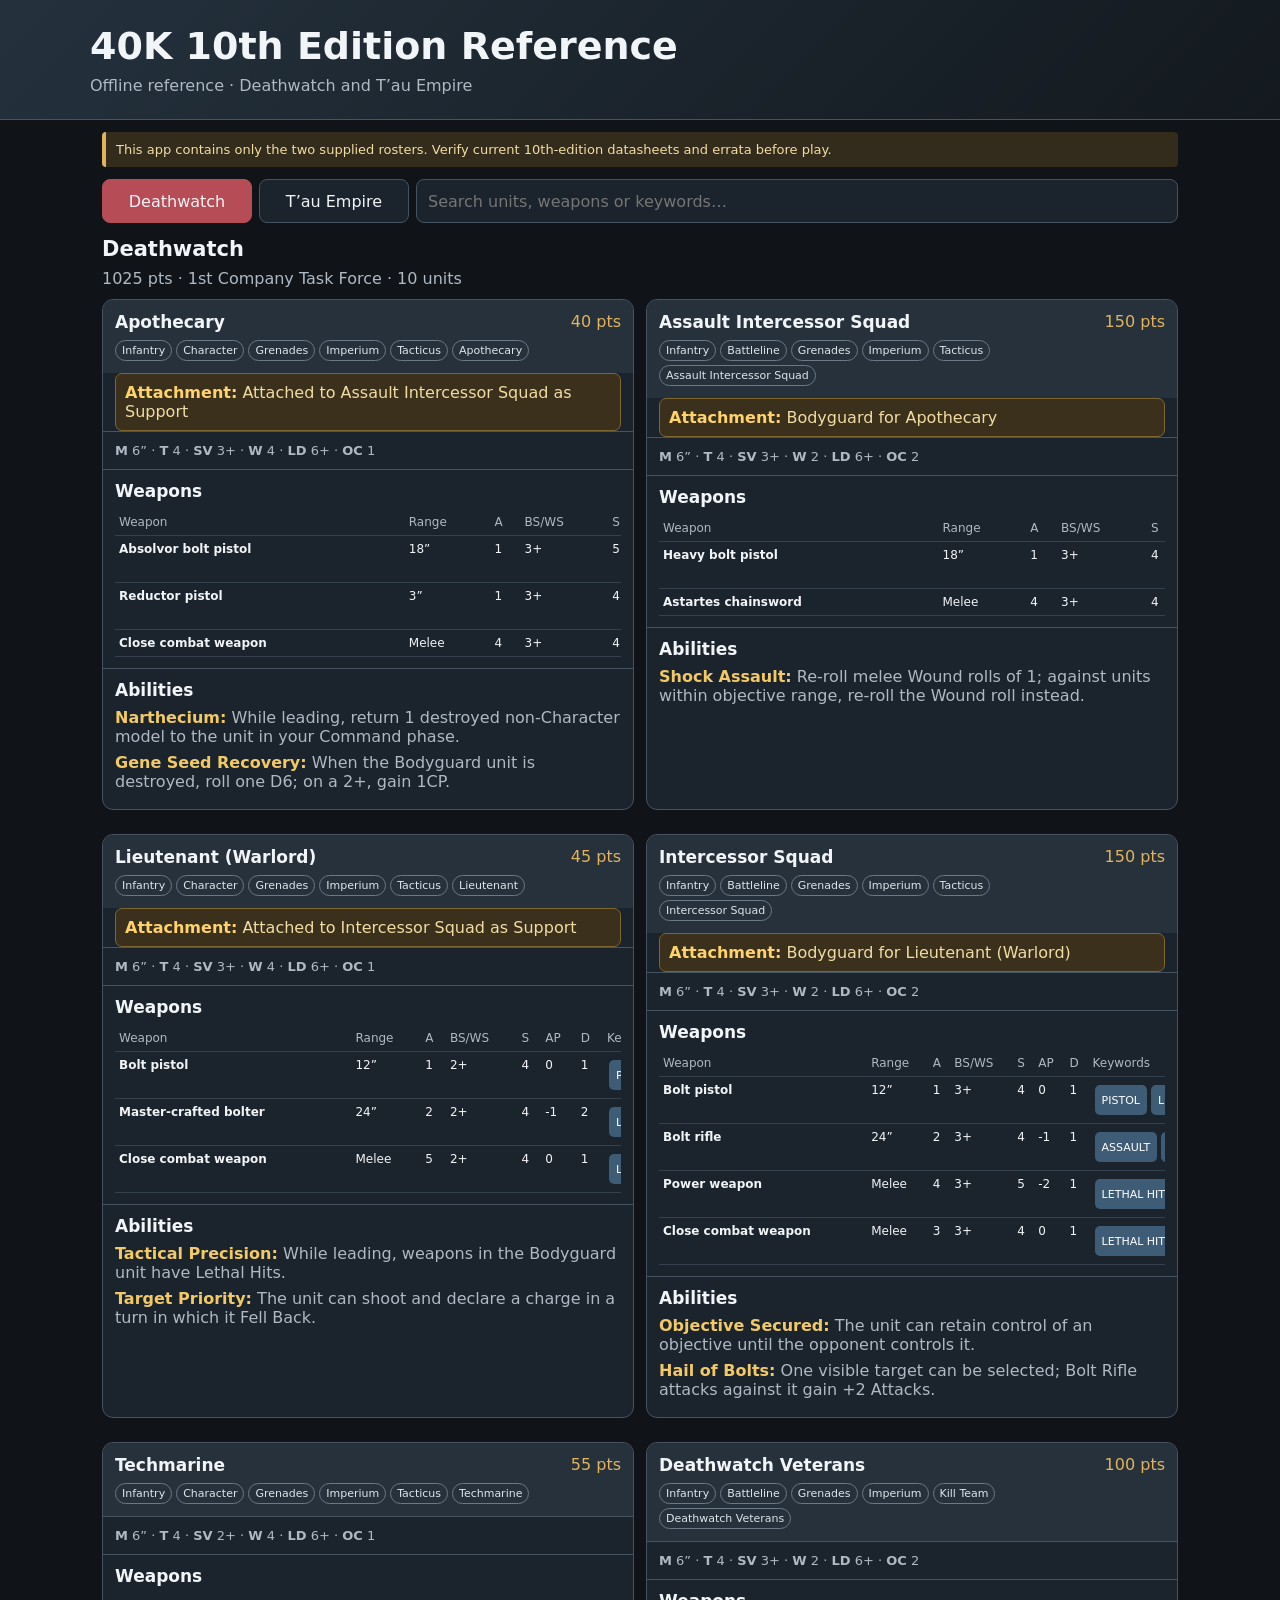
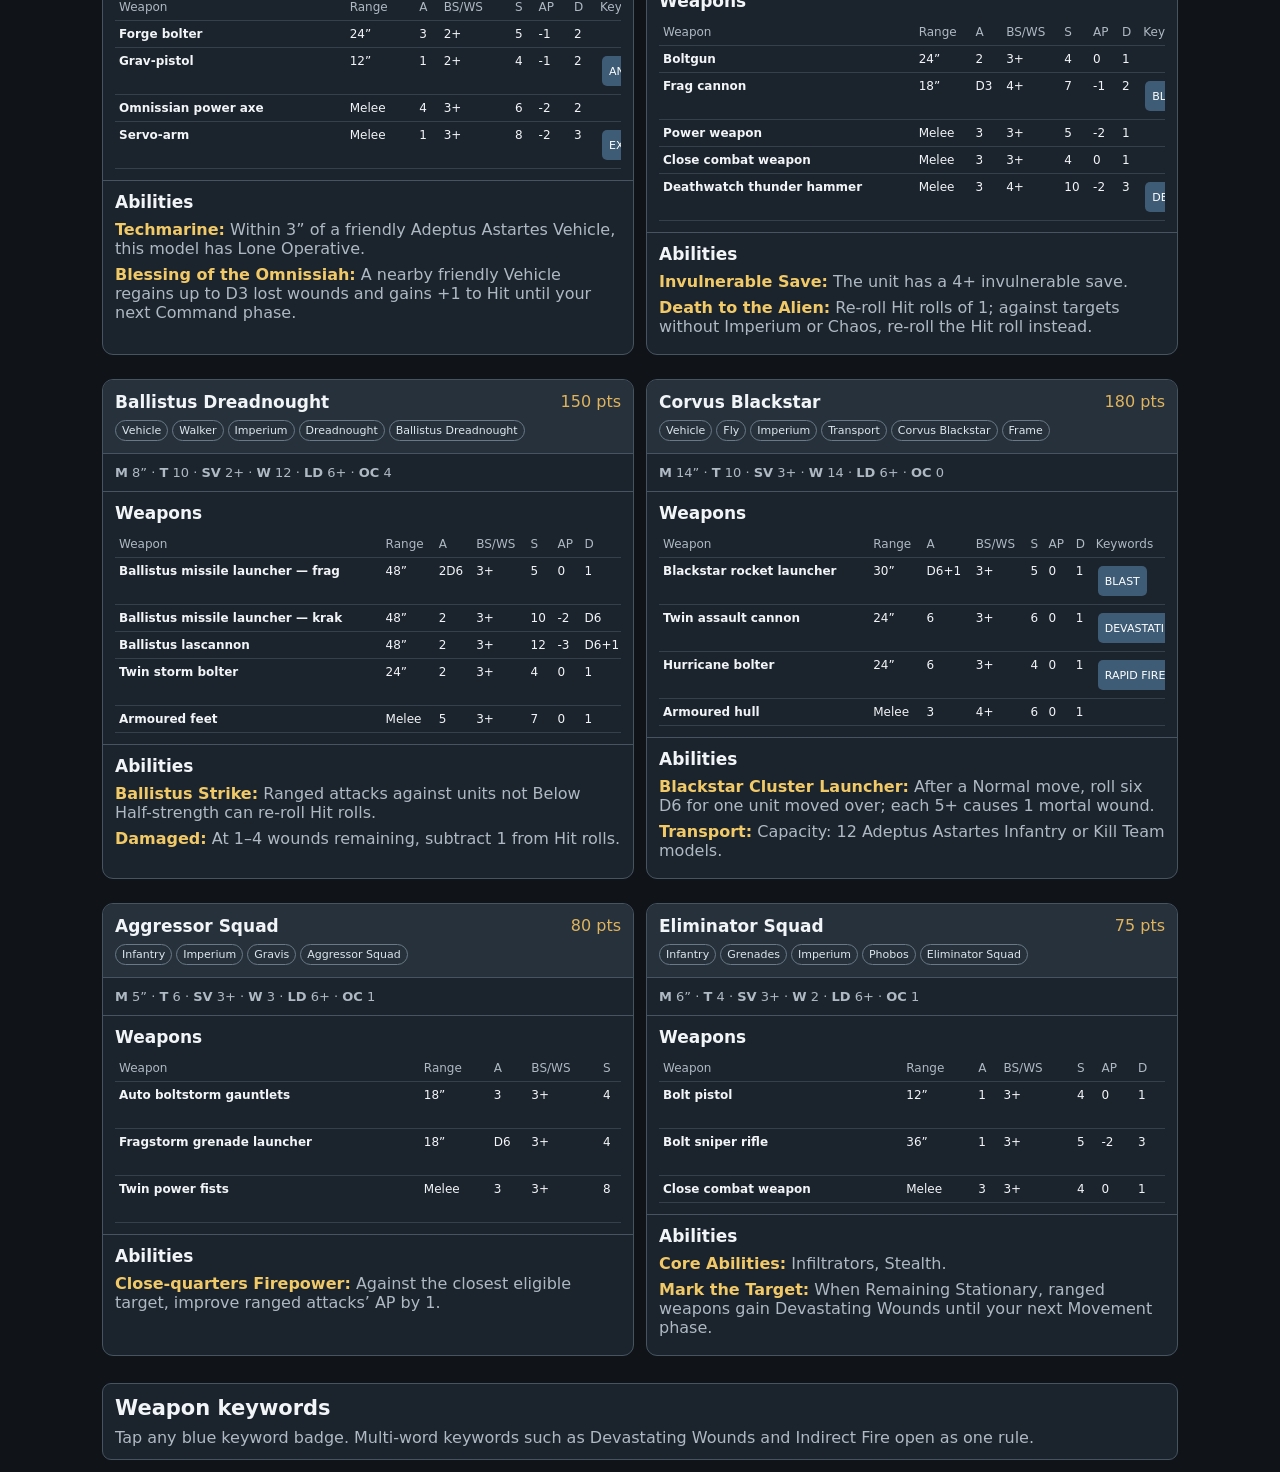
<file: index.html>
<!doctype html><html lang="en"><head><meta charset="utf-8"><meta name="viewport" content="width=device-width,initial-scale=1,viewport-fit=cover"><title>40K 10th Edition Reference</title><style>
:root{--bg:#101419;--panel:#1b232c;--panel2:#26313c;--line:#465461;--txt:#f2f5f7;--muted:#aeb9c4;--gold:#e0b45c}*{box-sizing:border-box}html,body{margin:0;min-height:100%;background:var(--bg);color:var(--txt);font:16px system-ui,-apple-system,BlinkMacSystemFont,"Segoe UI",sans-serif;overflow-x:hidden}header{padding:18px 14px;background:linear-gradient(135deg,#24313d,#13191e);border-bottom:1px solid var(--line)}main{max-width:1100px;margin:auto;padding:12px}h1,h2,h3{margin:0 0 8px}h1{font-size:clamp(25px,7vw,38px)}h2{font-size:21px}h3{font-size:17px}.muted,.small{color:var(--muted)}.notice{font-size:13px;background:#332b1b;color:#f2dda5;border-left:4px solid var(--gold);padding:10px;margin-bottom:12px;border-radius:4px}.toolbar{display:grid;grid-template-columns:1fr 1fr;gap:7px;margin-bottom:14px;position:sticky;top:0;z-index:3;background:var(--bg);padding:6px 0}.toolbar input{grid-column:1/-1}.toolbar button,.toolbar input{min-height:44px;font:inherit;color:var(--txt);background:var(--panel);border:1px solid var(--line);border-radius:8px;padding:9px 11px}.toolbar button{cursor:pointer}.toolbar button.active{background:#b64d56;border-color:#b64d56}.army{display:none}.army.active{display:block}.armyhead{margin-bottom:11px}.grid{display:grid;grid-template-columns:repeat(auto-fit,minmax(320px,1fr));gap:12px}.card{background:var(--panel);border:1px solid var(--line);border-radius:11px;overflow:hidden;margin-bottom:12px}.cardhead{background:var(--panel2);padding:12px;display:flex;justify-content:space-between;gap:8px}.points{color:var(--gold);white-space:nowrap}.chips{display:flex;gap:4px;flex-wrap:wrap}.chip{font-size:11px;border:1px solid #6a7986;padding:3px 6px;border-radius:99px;color:#dce6ec}.attach{margin:0 12px;padding:9px;background:#3b301b;border:1px solid #7e6630;border-radius:7px;color:#f1dca3}.attach b{color:#ffd36c}.section{border-top:1px solid var(--line);padding:11px 12px}.stats{font-size:13px;color:var(--muted)}.tablewrap{width:100%;overflow-x:auto;-webkit-overflow-scrolling:touch}table{border-collapse:collapse;min-width:720px;width:100%;font-size:12px}th,td{padding:6px 4px;text-align:left;vertical-align:top;border-bottom:1px solid #34414d}th{color:var(--muted);font-weight:500}.wname{font-weight:600}.key{font:inherit;font-size:11px;min-height:30px;padding:5px 7px;margin:2px;background:#3e5c75;border:0;border-radius:5px;color:#fff;cursor:pointer;touch-action:manipulation}.key:focus,.key:hover{outline:2px solid var(--gold)}.ability{margin:7px 0}.ability b{color:#f1c967}.rules{background:var(--panel);border:1px solid var(--line);padding:12px;border-radius:9px;margin-top:15px}.modal{display:none;position:fixed;inset:0;background:#000b;z-index:20;padding:10px;align-items:flex-end;justify-content:center}.modal.open{display:flex}.modalbox{width:min(520px,100%);max-height:75vh;overflow:auto;background:var(--panel2);border:1px solid var(--line);border-radius:14px 14px 8px 8px;padding:16px;-webkit-overflow-scrolling:touch}.close{float:right;background:transparent;border:0;color:#fff;font-size:27px;min-width:42px;min-height:42px;cursor:pointer}.modalbox h3{padding-right:40px}@media(min-width:700px){header{padding:24px max(14px,calc((100% - 1100px)/2))}.toolbar{display:flex;position:static;background:none;padding:0}.toolbar input{flex:1;min-width:220px}.toolbar button{flex:0 0 150px}.modal{align-items:center}.modalbox{border-radius:12px;max-height:80vh}.grid{grid-template-columns:repeat(auto-fit,minmax(390px,1fr))}}
</style></head><body><header><h1>40K 10th Edition Reference</h1><div class="muted">Offline reference · Deathwatch and T’au Empire</div></header><main><div class="notice">This app contains only the two supplied rosters. Verify current 10th-edition datasheets and errata before play.</div><div class="toolbar"><button class="tab active" data-target="dw">Deathwatch</button><button class="tab" data-target="tau">T’au Empire</button><input id="search" autocomplete="off" placeholder="Search units, weapons or keywords…"></div><section id="dw" class="army active"></section><section id="tau" class="army"></section><div class="rules"><h2>Weapon keywords</h2><div class="small">Tap any blue keyword badge. Multi-word keywords such as Devastating Wounds and Indirect Fire open as one rule.</div></div></main><div id="modal" class="modal" role="dialog" aria-modal="true"><div class="modalbox"><button class="close" aria-label="Close">×</button><h3 id="modalTitle"></h3><div id="modalBody" class="small"></div></div></div><script>
const R={"ASSAULT":"The bearer can shoot after Advancing, with the relevant Hit-roll penalty unless another rule changes it.","BLAST":"Add 1 to Attacks for every five models in the target unit, rounding down. Blast weapons cannot target units within Engagement Range of a friendly unit.","DEVASTATING WOUNDS":"Critical Wounds inflict mortal wounds equal to the weapon’s Damage characteristic instead of normal damage.","HEAVY":"Add 1 to Hit rolls if the bearer’s unit Remained Stationary this turn.","HAZARDOUS":"After the unit has shot or fought, resolve the weapon’s Hazardous test. A failed test can injure or destroy the bearer under the Core Rules.","INDIRECT FIRE":"The weapon can target units not visible to the attacking model, subject to the restrictions and penalties in the Core Rules.","LETHAL HITS":"Critical Hits automatically wound the target.","PISTOL":"The weapon can be used while the bearer’s unit is within Engagement Range, subject to the Pistol restrictions.","PRECISION":"Under the relevant conditions, attacks can be allocated to Character models in attached units.","RAPID FIRE":"The number gives additional attacks when targeting a unit within half range.","TWIN-LINKED":"Re-roll Wound rolls for attacks made with this weapon.","ONE SHOT":"Each weapon can be used only once per battle.","TORRENT":"Automatically hits the target; no Hit roll is made.","IGNORES COVER":"The target does not receive the Benefit of Cover against the attack.","ANTI-VEHICLE":"The stated number is the result needed for a Critical Wound against the matching target keyword.","EXTRA ATTACKS":"The bearer makes the stated attacks in addition to its normal attacks."};
const A={"Apothecary":"Attached to Assault Intercessor Squad as Support","Assault Intercessor Squad":"Bodyguard for Apothecary","Lieutenant (Warlord)":"Attached to Intercessor Squad as Support","Intercessor Squad":"Bodyguard for Lieutenant (Warlord)","Commander Farsight (Warlord)":"Attached to Crisis Fireknife Battlesuits as Leader","Crisis Fireknife Battlesuits":"Bodyguard for Commander Farsight (Warlord)","Commander in Coldstar Battlesuit":"Attached to Crisis Starscythe Battlesuits as Leader","Crisis Starscythe Battlesuits":"Bodyguard for Commander in Coldstar Battlesuit"};
const DW=[['Apothecary',40,['6','4','3+','4','6+','1'],'Infantry, Character, Grenades, Imperium, Tacticus, Apothecary',[['Absolvor bolt pistol','18','1','3+','5','-1','2','PISTOL'],['Reductor pistol','3','1','3+','4','-4','2','PISTOL'],['Close combat weapon','Melee','4','3+','4','0','1','']],[['Narthecium','While leading, return 1 destroyed non-Character model to the unit in your Command phase.'],['Gene Seed Recovery','When the Bodyguard unit is destroyed, roll one D6; on a 2+, gain 1CP.']]],['Assault Intercessor Squad',150,['6','4','3+','2','6+','2'],'Infantry, Battleline, Grenades, Imperium, Tacticus, Assault Intercessor Squad',[['Heavy bolt pistol','18','1','3+','4','-1','1','PISTOL'],['Astartes chainsword','Melee','4','3+','4','-1','1','']],[['Shock Assault','Re-roll melee Wound rolls of 1; against units within objective range, re-roll the Wound roll instead.']]],['Lieutenant (Warlord)',45,['6','4','3+','4','6+','1'],'Infantry, Character, Grenades, Imperium, Tacticus, Lieutenant',[['Bolt pistol','12','1','2+','4','0','1','PISTOL, LETHAL HITS'],['Master-crafted bolter','24','2','2+','4','-1','2','LETHAL HITS'],['Close combat weapon','Melee','5','2+','4','0','1','LETHAL HITS']],[['Tactical Precision','While leading, weapons in the Bodyguard unit have Lethal Hits.'],['Target Priority','The unit can shoot and declare a charge in a turn in which it Fell Back.']]],['Intercessor Squad',150,['6','4','3+','2','6+','2'],'Infantry, Battleline, Grenades, Imperium, Tacticus, Intercessor Squad',[['Bolt pistol','12','1','3+','4','0','1','PISTOL, LETHAL HITS'],['Bolt rifle','24','2','3+','4','-1','1','ASSAULT, HEAVY, LETHAL HITS'],['Power weapon','Melee','4','3+','5','-2','1','LETHAL HITS'],['Close combat weapon','Melee','3','3+','4','0','1','LETHAL HITS']],[['Objective Secured','The unit can retain control of an objective until the opponent controls it.'],['Hail of Bolts','One visible target can be selected; Bolt Rifle attacks against it gain +2 Attacks.']]],['Techmarine',55,['6','4','2+','4','6+','1'],'Infantry, Character, Grenades, Imperium, Tacticus, Techmarine',[['Forge bolter','24','3','2+','5','-1','2',''],['Grav-pistol','12','1','2+','4','-1','2','ANTI-VEHICLE, PISTOL'],['Omnissian power axe','Melee','4','3+','6','-2','2',''],['Servo-arm','Melee','1','3+','8','-2','3','EXTRA ATTACKS']],[['Techmarine','Within 3” of a friendly Adeptus Astartes Vehicle, this model has Lone Operative.'],['Blessing of the Omnissiah','A nearby friendly Vehicle regains up to D3 lost wounds and gains +1 to Hit until your next Command phase.']]],['Deathwatch Veterans',100,['6','4','3+','2','6+','2'],'Infantry, Battleline, Grenades, Imperium, Kill Team, Deathwatch Veterans',[['Boltgun','24','2','3+','4','0','1',''],['Frag cannon','18','D3','4+','7','-1','2','BLAST, HEAVY, RAPID FIRE'],['Power weapon','Melee','3','3+','5','-2','1',''],['Close combat weapon','Melee','3','3+','4','0','1',''],['Deathwatch thunder hammer','Melee','3','4+','10','-2','3','DEVASTATING WOUNDS']],[['Invulnerable Save','The unit has a 4+ invulnerable save.'],['Death to the Alien','Re-roll Hit rolls of 1; against targets without Imperium or Chaos, re-roll the Hit roll instead.']]],['Ballistus Dreadnought',150,['8','10','2+','12','6+','4'],'Vehicle, Walker, Imperium, Dreadnought, Ballistus Dreadnought',[['Ballistus missile launcher — frag','48','2D6','3+','5','0','1','BLAST'],['Ballistus missile launcher — krak','48','2','3+','10','-2','D6',''],['Ballistus lascannon','48','2','3+','12','-3','D6+1',''],['Twin storm bolter','24','2','3+','4','0','1','RAPID FIRE, TWIN-LINKED'],['Armoured feet','Melee','5','3+','7','0','1','']],[['Ballistus Strike','Ranged attacks against units not Below Half-strength can re-roll Hit rolls.'],['Damaged','At 1–4 wounds remaining, subtract 1 from Hit rolls.']]],['Corvus Blackstar',180,['14','10','3+','14','6+','0'],'Vehicle, Fly, Imperium, Transport, Corvus Blackstar, Frame',[['Blackstar rocket launcher','30','D6+1','3+','5','0','1','BLAST'],['Twin assault cannon','24','6','3+','6','0','1','DEVASTATING WOUNDS, TWIN-LINKED'],['Hurricane bolter','24','6','3+','4','0','1','RAPID FIRE, TWIN-LINKED'],['Armoured hull','Melee','3','4+','6','0','1','']],[['Blackstar Cluster Launcher','After a Normal move, roll six D6 for one unit moved over; each 5+ causes 1 mortal wound.'],['Transport','Capacity: 12 Adeptus Astartes Infantry or Kill Team models.']]],['Aggressor Squad',80,['5','6','3+','3','6+','1'],'Infantry, Imperium, Gravis, Aggressor Squad',[['Auto boltstorm gauntlets','18','3','3+','4','0','1','TWIN-LINKED'],['Fragstorm grenade launcher','18','D6','3+','4','0','1','BLAST'],['Twin power fists','Melee','3','3+','8','-2','2','TWIN-LINKED']],[['Close-quarters Firepower','Against the closest eligible target, improve ranged attacks’ AP by 1.']]],['Eliminator Squad',75,['6','4','3+','2','6+','1'],'Infantry, Grenades, Imperium, Phobos, Eliminator Squad',[['Bolt pistol','12','1','3+','4','0','1','PISTOL'],['Bolt sniper rifle','36','1','3+','5','-2','3','HEAVY, PRECISION'],['Close combat weapon','Melee','3','3+','4','0','1','']],[['Core Abilities','Infiltrators, Stealth.'],['Mark the Target','When Remaining Stationary, ranged weapons gain Devastating Wounds until your next Movement phase.']]]];
const TAU=[['Cadre Fireblade',50,['6','3','4+','3','7+','1'],'Infantry, Character, Grenades, Cadre Fireblade',[['Fireblade pulse rifle','30','2','3+','5','0','2','RAPID FIRE']],[['Volley Fire','While leading, ranged weapons in the Bodyguard unit gain +1 Attack.'],['Crack Shot','Critical Wounds improve this model’s attack AP to -3.']]],['Breacher Team',90,['6','3','4+','1/2','7+','2'],'Infantry, Battleline, Grenades, Markerlight, Fire Warrior, Breacher Team',[['Support turret','30','3','5+','5','0','1','INDIRECT FIRE, TWIN-LINKED'],['Pulse blaster','10','3','3+','6','-1','1','ASSAULT'],['Pulse pistol','12','2','4+','5','0','1','PISTOL'],['Close combat weapon','Melee','1','5+','3','0','1','']],[['Guardian Drone','Ranged attacks targeting the unit subtract 1 from the Wound roll.'],['Breach and Clear','Against enemies within objective range, re-roll Wound rolls for ranged attacks.'],['DS8 Support Turret','If the unit Remains Stationary, the Shas’ui gains the support turret weapon.']]],['Commander Farsight (Warlord)',70,['10','5','2+','8','6+','2'],'Vehicle, Walker, Fly, Character, Epic Hero, Battlesuit, Commander Farsight',[['High-intensity plasma rifle','24','2','2+','8','-3','3',''],['Dawn Blade — strike','Melee','4','2+','10','-2','3',''],['Dawn Blade — sweep','Melee','8','2+','6','-1','1','']],[['Way of the Short Blade','While leading, attacks targeting enemies within 9” add 1 to Wound rolls.'],['Puretide’s Teachings','Once per battle round, reduce the CP cost of a Stratagem targeting this unit by 1CP.'],['Invulnerable Save','The unit has a 4+ invulnerable save.']]],['Crisis Fireknife Battlesuits',100,['10','5','3+','4','7+','2'],'Vehicle, Walker, Fly, Battlesuit, Crisis, Fireknife',[['Plasma rifle','18','1','4+','8','-3','3',''],['Missile pod','30','2','4+','7','-1','2',''],['Battlesuit fists','Melee','3','5+','5','0','1','']],[['Fireknife','Re-roll Hit rolls of 1; against units at Starting Strength, re-roll the Hit roll instead.'],['Weapon Support System','Ignore any or all Hit-roll modifiers for ranged attacks.']]],['Commander in Coldstar Battlesuit',95,['12','5','3+','6','7+','2'],'Vehicle, Walker, Fly, Character, Battlesuit, Commander in Coldstar Battlesuit',[['High-output burst cannon','18','8','3+','5','0','1','ASSAULT'],['Battlesuit fists','Melee','3','4+','5','0','1','']],[['Coldstar Commander','While leading, the unit moves 12” and its ranged weapons gain Assault.']]],['Crisis Starscythe Battlesuits',90,['12','5','3+','5','7+','2'],'Vehicle, Walker, Fly, Battlesuit, Crisis, Starscythe',[['Burst cannon','18','4','4+','5','0','1','ASSAULT'],['T’au flamer','12','D6','N/A','4','0','1','IGNORES COVER, TORRENT, ASSAULT'],['Gun drone with twin pulse carbine','20','2','5+','5','0','1','ASSAULT, TWIN-LINKED'],['Battlesuit fists','Melee','3','5+','5','0','1','']],[['Starscythe','Against targets that are not Monsters or Vehicles, improve ranged AP by 1.'],['Battlesuit Support System','The unit is eligible to shoot after Falling Back.'],['Shield Drone','Add 1 to the bearer’s Wounds characteristic.']]],['Strike Team',70,['6','3','4+','1/3','7+','2'],'Infantry, Battleline, Grenades, Markerlight, Fire Warrior, Strike Team',[['Support turret','30','2','5+','5','0','1','INDIRECT FIRE, TWIN-LINKED'],['Pulse pistol','12','1','4+','5','0','1','PISTOL'],['Pulse rifle','30','1','4+','5','0','1','RAPID FIRE'],['Pulse carbine','20','2','4+','5','0','1',''],['Close combat weapon','Melee','1','5+','3','0','1','']],[['Suppression Volley','After shooting, an Infantry unit hit by this unit is suppressed and subtracts 1 from Hit rolls until your next turn.'],['DS8 Support Turret','If the unit Remains Stationary, the Shas’ui gains the support turret weapon.']]],['Devilfish',75,['12','9','3+','13','7+','2'],'Vehicle, Fly, Transport, Dedicated Transport, Devilfish, Frame',[['Accelerator burst cannon','18','4','4+','6','-1','1',''],['Seeker missile','48','1','4+','14','-3','D6+1','ONE SHOT'],['Smart missile system','30','3','4+','5','0','1','INDIRECT FIRE'],['Armoured hull','Melee','3','5+','6','0','1','']],[['Rapid Deployment','Units can disembark after the Transport Advances, but cannot charge that turn.'],['Transport','Capacity: 12 T’au Empire Infantry models; cannot transport Battlesuits, Kroot or Vespid.']]],['Broadside Battlesuits',75,['5','6','2+','9','7+','2'],'Vehicle, Walker, Battlesuit, Broadside',[['Heavy rail rifle','60','2','4+','12','-4','D6+1','HEAVY, DEVASTATING WOUNDS'],['Twin smart missile system','30','4','4+','5','0','1','INDIRECT FIRE, TWIN-LINKED'],['Seeker missile','48','1','4+','14','-3','D6+1','ONE SHOT'],['Gun drone with twin pulse carbine','20','2','5+','5','0','1','ASSAULT, TWIN-LINKED'],['Crushing bulk','Melee','3','5+','6','0','1','']],[['Advanced Armour','Models have Feel No Pain 4+ against mortal wounds.'],['Shield Drone','Add 1 to the bearer’s Wounds characteristic.']]],['Riptide Battlesuit',190,['10','9','2+','14','7+','4'],'Vehicle, Walker, Fly, Battlesuit, Riptide',[['Heavy burst cannon','36','12','4+','6','-1','2',''],['Twin plasma rifle','18','1','4+','8','-3','3','TWIN-LINKED'],['Riptide fists','Melee','6','5+','6','0','2','']],[['Nova Charge','Once per battle, one ranged weapon gains Devastating Wounds for the phase.'],['Invulnerable Save','The unit has a 4+ invulnerable save.'],['Battlesuit Support System','Eligible to shoot after Falling Back.']]],['Pathfinder Team',85,['7','3','4+','1/2','7+','1'],'Infantry, Grenades, Markerlight, Pathfinder Team',[['Pulse pistol','12','1','4+','5','0','1','PISTOL'],['Pulse carbine','26','2','4+','5','0','1',''],['Semi-automatic grenade launcher — EMP','18','1','4+','3','0','1','ANTI-VEHICLE, DEVASTATING WOUNDS'],['Semi-automatic grenade launcher — fusion','18','1','4+','6','-1','3',''],['Ion rifle — standard','30','3','5+','7','-1','1','HEAVY'],['Ion rifle — overcharge','30','3','5+','8','-2','2','HAZARDOUS, HEAVY'],['Close combat weapon','Melee','1','5+','3','0','1','']],[['Scouts 7”','The unit has Scouts 7”.'],['Pulse Accelerator Drone','Add 6” to pulse carbine range in the unit.'],['Marker Drone','The unit has Markerlight and can Observe after Advancing.'],['Target Uploaded','Against the unit’s Spotted target, improve BS by 1 and gain Ignores Cover.']]]];
function esc(x){return String(x).replace(/[&<>"']/g,c=>({'&':'&amp;','<':'&lt;','>':'&gt;','"':'&quot;',"'":'&#39;'}[c]))}function norm(x){return x.trim().replace(/\s+/g,' ').toUpperCase()}function badges(x){return x.split(',').filter(Boolean).map(k=>{let v=k.trim();return `<button type="button" class="key" data-key="${esc(norm(v))}">${esc(v)}</button>`}).join('')}function card(u){let[n,p,s,kw,w,a]=u;return `<article class="card"><div class="cardhead"><div><h3>${esc(n)}</h3><div class="chips">${kw.split(', ').map(x=>`<span class="chip">${esc(x)}</span>`).join('')}</div></div><div class="points">${p} pts</div></div>${A[n]?`<div class="attach"><b>Attachment:</b> ${esc(A[n])}</div>`:''}<div class="section"><div class="stats"><b>M</b> ${s[0]}” · <b>T</b> ${s[1]} · <b>SV</b> ${s[2]} · <b>W</b> ${s[3]} · <b>LD</b> ${s[4]} · <b>OC</b> ${s[5]}</div></div><div class="section"><h3>Weapons</h3><div class="tablewrap"><table><thead><tr><th>Weapon</th><th>Range</th><th>A</th><th>BS/WS</th><th>S</th><th>AP</th><th>D</th><th>Keywords</th></tr></thead><tbody>${w.map(x=>`<tr><td class="wname">${esc(x[0])}</td><td>${esc(x[1])}${x[1]!=='Melee'?'”':''}</td><td>${esc(x[2])}</td><td>${esc(x[3])}</td><td>${esc(x[4])}</td><td>${esc(x[5])}</td><td>${esc(x[6])}</td><td>${badges(x[7])}</td></tr>`).join('')}</tbody></table></div></div><div class="section"><h3>Abilities</h3>${a.map(x=>`<div class="ability"><b>${esc(x[0])}:</b> <span class="small">${esc(x[1])}</span></div>`).join('')}</div></article>`}function render(){let q=document.getElementById('search').value.toLowerCase();[['dw',DW,'Deathwatch','1025 pts','1st Company Task Force'],['tau',TAU,'T’au Empire','1020 pts','Retaliation Cadre']].forEach(([id,data,n,p,d])=>document.getElementById(id).innerHTML=`<div class="armyhead"><h2>${n}</h2><div class="muted">${p} · ${d} · ${data.length} units</div></div><div class="grid">${data.filter(u=>!q||JSON.stringify(u).toLowerCase().includes(q)).map(card).join('')}</div>`)}document.querySelectorAll('.tab').forEach(b=>b.onclick=()=>{document.querySelectorAll('.tab').forEach(x=>x.classList.remove('active'));b.classList.add('active');document.querySelectorAll('.army').forEach(x=>x.classList.remove('active'));document.getElementById(b.dataset.target).classList.add('active')});document.getElementById('search').oninput=render;function close(){document.getElementById('modal').classList.remove('open')}document.addEventListener('click',e=>{let b=e.target.closest('.key');if(b){let k=norm(b.dataset.key);document.getElementById('modalTitle').textContent=k;document.getElementById('modalBody').textContent=R[k]||'See the relevant 10th-edition datasheet or Core Rules for this keyword.';document.getElementById('modal').classList.add('open');return}if(e.target.closest('.close')||e.target.id==='modal')close()});document.addEventListener('keydown',e=>{if(e.key==='Escape')close()});render();</script></body></html>
</file>
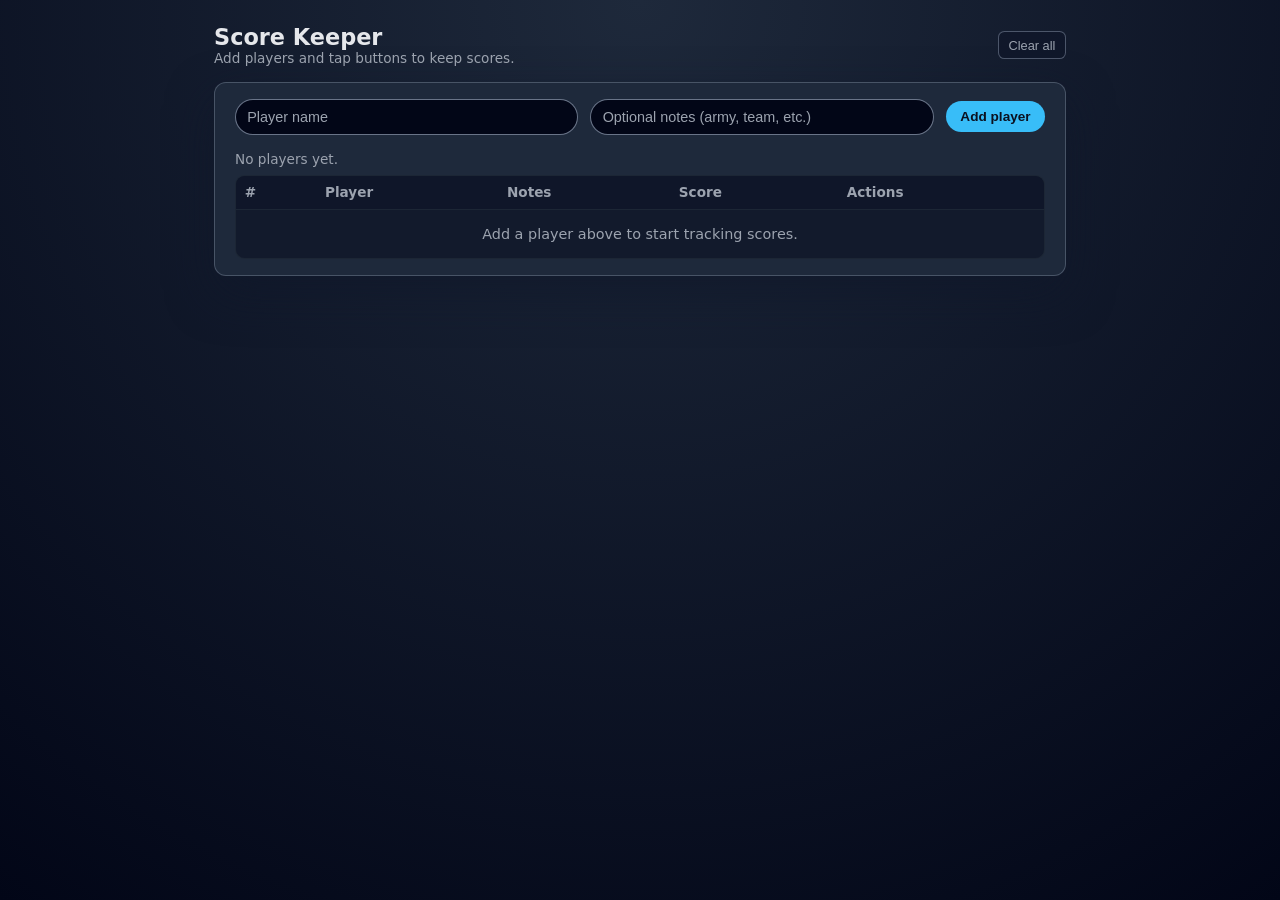
<file: utilities/scorekeeper.html>
<!DOCTYPE html>
<html lang="en">
<head>
  <meta charset="UTF-8" />
  <title>Simple Score Keeper</title>
  <meta name="viewport" content="width=device-width, initial-scale=1.0" />
  <style>
    :root {
      --bg: #0f172a;
      --card: #1e293b;
      --accent: #38bdf8;
      --accent-soft: rgba(56, 189, 248, 0.15);
      --text: #e5e7eb;
      --muted: #9ca3af;
      --danger: #f97373;
    }

    body {
      margin: 0;
      font-family: system-ui, -apple-system, BlinkMacSystemFont, "Segoe UI",
        sans-serif;
      background: radial-gradient(circle at top, #1e293b, #020617);
      color: var(--text);
      display: flex;
      justify-content: center;
      min-height: 100vh;
    }

    .app {
      width: 100%;
      max-width: 900px;
      padding: 1.5rem;
      box-sizing: border-box;
    }

    header {
      display: flex;
      justify-content: space-between;
      align-items: center;
      margin-bottom: 1rem;
    }

    h1 {
      font-size: 1.4rem;
      margin: 0;
    }

    .tagline {
      font-size: 0.85rem;
      color: var(--muted);
    }

    .card {
      background: var(--card);
      border-radius: 0.75rem;
      padding: 1rem 1.25rem;
      box-shadow: 0 18px 45px rgba(15, 23, 42, 0.65);
      border: 1px solid rgba(148, 163, 184, 0.35);
    }

    form {
      display: flex;
      flex-wrap: wrap;
      gap: 0.75rem;
      margin-bottom: 1rem;
      align-items: center;
    }

    input[type="text"] {
      flex: 1 1 180px;
      padding: 0.55rem 0.7rem;
      border-radius: 999px;
      border: 1px solid rgba(148, 163, 184, 0.7);
      background: #020617;
      color: var(--text);
      font-size: 0.9rem;
    }

    input[type="text"]::placeholder {
      color: var(--muted);
    }

    button {
      border: none;
      border-radius: 999px;
      padding: 0.5rem 0.9rem;
      font-size: 0.85rem;
      cursor: pointer;
      transition: background 0.15s ease, transform 0.05s ease;
    }

    button:active {
      transform: scale(0.97);
    }

    .btn-primary {
      background: var(--accent);
      color: #0b1120;
      font-weight: 600;
    }

    .btn-primary:hover {
      background: #0ea5e9;
    }

    .btn-small {
      padding: 0.35rem 0.6rem;
      font-size: 0.8rem;
      border-radius: 0.4rem;
    }

    .btn-ghost {
      background: rgba(15, 23, 42, 0.8);
      color: var(--muted);
      border: 1px solid rgba(148, 163, 184, 0.45);
    }

    .btn-ghost:hover {
      background: rgba(30, 64, 175, 0.4);
    }

    .btn-danger {
      background: rgba(239, 68, 68, 0.9);
      color: #0b1120;
    }

    .btn-danger:hover {
      background: rgba(248, 113, 113, 0.95);
    }

    .controls-row {
      display: flex;
      justify-content: space-between;
      gap: 0.75rem;
      align-items: center;
      margin-bottom: 0.5rem;
      flex-wrap: wrap;
    }

    .summary {
      font-size: 0.85rem;
      color: var(--muted);
    }

    .summary strong {
      color: var(--accent);
    }

    .table-wrapper {
      overflow-x: auto;
      border-radius: 0.6rem;
      border: 1px solid rgba(31, 41, 55, 0.9);
      background: rgba(15, 23, 42, 0.8);
    }

    table {
      width: 100%;
      border-collapse: collapse;
      font-size: 0.85rem;
    }

    thead {
      background: rgba(15, 23, 42, 0.95);
    }

    th,
    td {
      padding: 0.55rem 0.55rem;
      text-align: left;
      white-space: nowrap;
    }

    th {
      font-weight: 600;
      color: var(--muted);
      border-bottom: 1px solid rgba(31, 41, 55, 0.9);
    }

    tbody tr:nth-child(odd) {
      background: rgba(15, 23, 42, 0.85);
    }

    tbody tr:nth-child(even) {
      background: rgba(15, 23, 42, 0.65);
    }

    tbody tr:hover {
      background: var(--accent-soft);
    }

    .score-cell {
      font-variant-numeric: tabular-nums;
      font-weight: 600;
    }

    .player-cell {
      max-width: 200px;
      overflow: hidden;
      text-overflow: ellipsis;
    }

    .actions-cell {
      display: flex;
      gap: 0.3rem;
      flex-wrap: wrap;
    }

    .empty-state {
      text-align: center;
      padding: 1rem;
      font-size: 0.9rem;
      color: var(--muted);
    }

    @media (max-width: 640px) {
      .card {
        padding: 0.85rem 0.85rem;
      }

      header {
        flex-direction: column;
        align-items: flex-start;
        gap: 0.35rem;
      }

      .controls-row {
        flex-direction: column;
        align-items: flex-start;
      }

      th:nth-child(3),
      td:nth-child(3) {
        display: none; /* hide notes column on very small screens */
      }
    }
  </style>
</head>
<body>
  <div class="app">
    <header>
      <div>
        <h1>Score Keeper</h1>
        <div class="tagline">Add players and tap buttons to keep scores.</div>
      </div>
      <button class="btn-ghost btn-small" id="clear-all">
        Clear all
      </button>
    </header>

    <section class="card">
      <form id="player-form">
        <input
          type="text"
          id="player-name"
          placeholder="Player name"
          required
        />
        <input
          type="text"
          id="player-notes"
          placeholder="Optional notes (army, team, etc.)"
        />
        <button type="submit" class="btn-primary">Add player</button>
      </form>

      <div class="controls-row">
        <div class="summary" id="summary">
          No players yet.
        </div>
      </div>

      <div class="table-wrapper">
        <table>
          <thead>
            <tr>
              <th>#</th>
              <th>Player</th>
              <th>Notes</th>
              <th>Score</th>
              <th>Actions</th>
            </tr>
          </thead>
          <tbody id="player-table-body">
            <!-- rows injected here -->
          </tbody>
        </table>
        <div class="empty-state" id="empty-state">
          Add a player above to start tracking scores.
        </div>
      </div>
    </section>
  </div>

  <script>
    const STORAGE_KEY = "simple-scorekeeper-v1";

    let players = [];

    function loadState() {
      const raw = localStorage.getItem(STORAGE_KEY); // localStorage pattern.[web:14][web:17]
      if (!raw) {
        players = [];
        return;
      }
      try {
        const parsed = JSON.parse(raw);
        if (Array.isArray(parsed)) {
          players = parsed;
        } else {
          players = [];
        }
      } catch (e) {
        players = [];
      }
    }

    function saveState() {
      localStorage.setItem(STORAGE_KEY, JSON.stringify(players)); // saving table to localStorage.[web:14][web:17]
    }

    function render() {
      const tbody = document.getElementById("player-table-body");
      const emptyState = document.getElementById("empty-state");
      const summaryEl = document.getElementById("summary");

      tbody.innerHTML = "";

      if (players.length === 0) {
        emptyState.style.display = "block";
        summaryEl.textContent = "No players yet.";
        return;
      } else {
        emptyState.style.display = "none";
      }

      let totalScore = 0;
      players.forEach((p, idx) => {
        totalScore += p.score;
        const tr = document.createElement("tr");

        tr.innerHTML = `
          <td>${idx + 1}</td>
          <td class="player-cell">${p.name}</td>
          <td>${p.notes || ""}</td>
          <td class="score-cell">${p.score}</td>
          <td class="actions-cell">
            <button class="btn-small btn-ghost" data-action="inc" data-id="${p.id}">+1</button>
            <button class="btn-small btn-ghost" data-action="dec" data-id="${p.id}">-1</button>
            <button class="btn-small btn-ghost" data-action="reset" data-id="${p.id}">Reset</button>
            <button class="btn-small btn-danger" data-action="delete" data-id="${p.id}">Delete</button>
          </td>
        `;
        tbody.appendChild(tr);
      });

      summaryEl.innerHTML = `
        <span><strong>${players.length}</strong> players</span>
        &nbsp;•&nbsp;
        <span>Total score <strong>${totalScore}</strong></span>
      `;
    }

    function addPlayer(name, notes) {
      players.push({
        id: crypto.randomUUID ? crypto.randomUUID() : Date.now().toString(),
        name: name.trim(),
        notes: notes.trim(),
        score: 0,
      });
      saveState();
      render();
    }

    function updateScore(id, delta) {
      const p = players.find((x) => x.id === id);
      if (!p) return;
      p.score += delta;
      saveState();
      render();
    }

    function resetScore(id) {
      const p = players.find((x) => x.id === id);
      if (!p) return;
      p.score = 0;
      saveState();
      render();
    }

    function deletePlayer(id) {
      players = players.filter((x) => x.id !== id); // row deletion approach.[web:18]
      saveState();
      render();
    }

    document
      .getElementById("player-form")
      .addEventListener("submit", (e) => {
        e.preventDefault();
        const nameInput = document.getElementById("player-name");
        const notesInput = document.getElementById("player-notes");
        const name = nameInput.value;
        const notes = notesInput.value;

        if (!name.trim()) return;

        addPlayer(name, notes);
        nameInput.value = "";
        notesInput.value = "";
        nameInput.focus();
      });

    document
      .getElementById("player-table-body")
      .addEventListener("click", (e) => {
        const btn = e.target.closest("button");
        if (!btn) return;
        const action = btn.dataset.action;
        const id = btn.dataset.id;
        if (!action || !id) return;

        switch (action) {
          case "inc":
            updateScore(id, 1);
            break;
          case "dec":
            updateScore(id, -1);
            break;
          case "reset":
            resetScore(id);
            break;
          case "delete":
            deletePlayer(id);
            break;
        }
      });

    document
      .getElementById("clear-all")
      .addEventListener("click", () => {
        if (!confirm("Clear all players and scores?")) return;
        players = [];
        saveState();
        render();
      });

    loadState();
    render();
  </script>
</body>
</html>
</file>
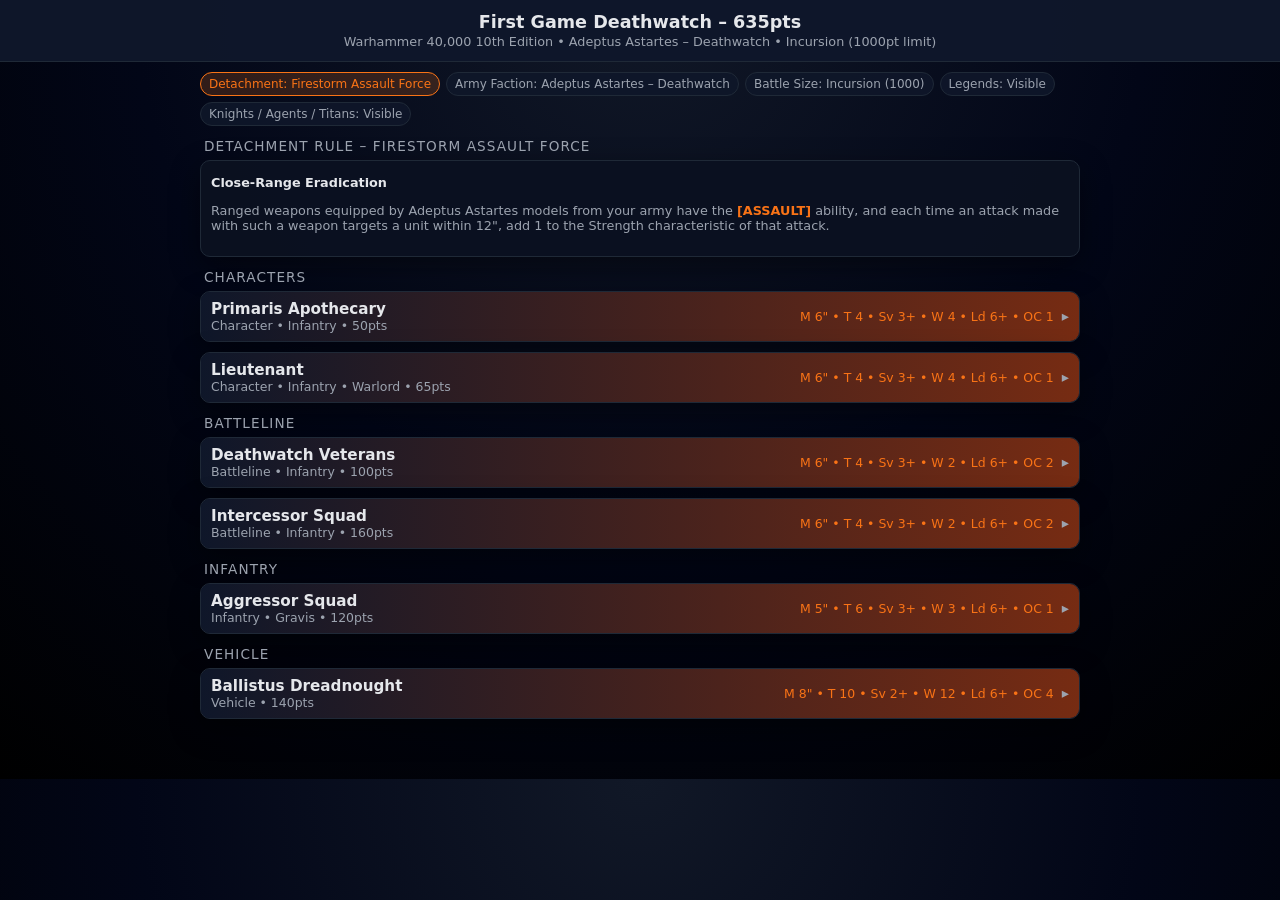
<file: warhammer/deathwatch-list.html>
<!DOCTYPE html>
<html lang="en">
<head>
  <meta charset="UTF-8" />
  <title>First Game Deathwatch – 635pts</title>
  <meta name="viewport" content="width=device-width, initial-scale=1.0" />
  <style>
    :root {
      --bg: #020617;
      --card: #0b1120;
      --accent: #f97316;
      --accent-soft: rgba(249, 115, 22, 0.18);
      --text: #e5e7eb;
      --muted: #9ca3af;
      --border: #1f2937;
      --radius: 10px;
      --font: system-ui, -apple-system, BlinkMacSystemFont, "Segoe UI", sans-serif;
    }

    * { box-sizing: border-box; }

    body {
      margin: 0;
      font-family: var(--font);
      background: radial-gradient(circle at top, #111827 0, #020617 50%, #000 100%);
      color: var(--text);
    }

    header {
      padding: 12px 14px;
      text-align: center;
      background: rgba(15, 23, 42, 0.98);
      border-bottom: 1px solid var(--border);
      position: sticky;
      top: 0;
      z-index: 10;
    }

    header h1 {
      margin: 0;
      font-size: 1.1rem;
    }
    header p {
      margin: 2px 0 0;
      font-size: 0.8rem;
      color: var(--muted);
    }

    main {
      padding: 10px;
      max-width: 900px;
      margin: 0 auto 40px;
    }

    .pill-row {
      display: flex;
      flex-wrap: wrap;
      gap: 6px;
      margin-bottom: 10px;
    }

    .pill {
      padding: 4px 8px;
      border-radius: 999px;
      border: 1px solid var(--border);
      font-size: 0.75rem;
      color: var(--muted);
      background: rgba(15, 23, 42, 0.9);
    }

    .pill--highlight {
      border-color: var(--accent);
      color: var(--accent);
      background: var(--accent-soft);
    }

    .section-title {
      font-size: 0.85rem;
      text-transform: uppercase;
      letter-spacing: 0.08em;
      color: var(--muted);
      margin: 12px 4px 6px;
    }

    .card {
      background: rgba(11, 17, 32, 0.98);
      border-radius: var(--radius);
      border: 1px solid var(--border);
      margin-bottom: 10px;
      overflow: hidden;
      box-shadow: 0 10px 30px rgba(0, 0, 0, 0.45);
    }

    .card-header {
      display: flex;
      align-items: center;
      justify-content: space-between;
      padding: 8px 10px;
      cursor: pointer;
      background: linear-gradient(90deg, rgba(15, 23, 42, 0.95), rgba(124, 45, 18, 0.95));
    }

    .card-header-main {
      display: flex;
      flex-direction: column;
    }

    .card-title {
      font-size: 0.95rem;
      font-weight: 600;
    }

    .card-subtitle {
      font-size: 0.78rem;
      color: var(--muted);
    }

    .card-meta {
      font-size: 0.78rem;
      color: var(--accent);
      text-align: right;
      white-space: nowrap;
      padding-left: 8px;
    }

    .toggle-icon {
      margin-left: 8px;
      font-size: 0.9rem;
      color: var(--muted);
    }

    .card-body {
      padding: 8px 10px 10px;
      font-size: 0.85rem;
    }

    .stat-line {
      display: flex;
      flex-wrap: wrap;
      gap: 4px;
      font-size: 0.78rem;
      margin-bottom: 4px;
    }

    .stat-tag {
      padding: 2px 6px;
      border-radius: 999px;
      border: 1px solid var(--border);
      color: var(--muted);
    }

    .stat-tag strong {
      color: var(--text);
    }

    .label {
      font-weight: 600;
      font-size: 0.8rem;
      margin-top: 6px;
    }

    .weapons-table,
    .abilities-list {
      margin: 4px 0 6px;
      padding: 0;
      list-style: none;
    }

    .weapons-table li {
      padding: 4px 0;
      border-bottom: 1px solid rgba(15, 23, 42, 0.8);
    }

    .weapon-name {
      font-weight: 600;
      font-size: 0.83rem;
    }

    .weapon-line {
      font-size: 0.78rem;
      color: var(--muted);
    }

    .abilities-list li {
      margin-bottom: 4px;
    }

    .ability-name {
      font-weight: 600;
    }

    .ability-text {
      font-size: 0.8rem;
      color: var(--muted);
    }

    .keyword {
      color: var(--accent);
      font-weight: 600;
    }

    .indent {
      margin-left: 10px;
    }

    @media (min-width: 768px) {
      .card-body {
        font-size: 0.9rem;
      }
      .weapons-table li,
      .abilities-list li {
        font-size: 0.9rem;
      }
    }
  </style>
</head>
<body>
  <header>
    <h1>First Game Deathwatch – 635pts</h1>
    <p>Warhammer 40,000 10th Edition • Adeptus Astartes – Deathwatch • Incursion (1000pt limit)</p>
  </header>

  <main>
    <!-- Top-level config -->
    <div class="pill-row">
      <span class="pill pill--highlight">Detachment: Firestorm Assault Force</span>
      <span class="pill">Army Faction: Adeptus Astartes – Deathwatch</span>
      <span class="pill">Battle Size: Incursion (1000)</span>
      <span class="pill">Legends: Visible</span>
      <span class="pill">Knights / Agents / Titans: Visible</span>
    </div>

    <div class="section-title">Detachment Rule – Firestorm Assault Force</div>
    <div class="card">
      <div class="card-body">
        <div class="label">Close-Range Eradication</div>
        <p class="ability-text">
          Ranged weapons equipped by Adeptus Astartes models from your army have the <span class="keyword">[ASSAULT]</span> ability, and each time an attack made with such a weapon targets a unit within 12", add 1 to the Strength characteristic of that attack.
        </p>
      </div>
    </div>

    <div class="section-title">Characters</div>

    <!-- Apothecary -->
    <article class="card">
      <div class="card-header" onclick="toggleCard(this)">
        <div class="card-header-main">
          <div class="card-title">Primaris Apothecary</div>
          <div class="card-subtitle">Character • Infantry • 50pts</div>
        </div>
        <div class="card-meta">M 6" • T 4 • Sv 3+ • W 4 • Ld 6+ • OC 1<span class="toggle-icon">▾</span></div>
      </div>
      <div class="card-body">
        <div class="stat-line">
          <span class="stat-tag"><strong>M</strong> 6"</span>
          <span class="stat-tag"><strong>T</strong> 4</span>
          <span class="stat-tag"><strong>Sv</strong> 3+</span>
          <span class="stat-tag"><strong>W</strong> 4</span>
          <span class="stat-tag"><strong>Ld</strong> 6+</span>
          <span class="stat-tag"><strong>OC</strong> 1</span>
        </div>

        <div class="label">Weapons</div>
        <ul class="weapons-table">
          <li>
            <div class="weapon-name">Close Combat Weapon</div>
            <div class="weapon-line">Melee • A 4 • WS 3+ • S 4 • AP 0 • D 1</div>
          </li>
          <li>
            <div class="weapon-name">Reductor Pistol</div>
            <div class="weapon-line">R 3" • A 1 • BS 3+ • S 4 • AP -4 • D 2 • Keywords: Pistol</div>
          </li>
          <li>
            <div class="weapon-name">Absolver Bolt Pistol</div>
            <div class="weapon-line">R 18" • A 1 • BS 3+ • S 5 • AP -1 • D 2 • Keywords: Pistol</div>
          </li>
        </ul>

        <div class="label">Unit Abilities</div>
        <ul class="abilities-list">
          <li>
            <div class="ability-name">Narthecium</div>
            <div class="ability-text">
              While this model is leading a unit, in your Command phase, you can return 1 destroyed model (excluding Characters) to that unit.
            </div>
          </li>
          <li>
            <div class="ability-name">Gene Seed Recovery</div>
            <div class="ability-text">
              When this model’s Bodyguard unit is destroyed, roll one D6: on a 2+, you gain 1CP.
            </div>
          </li>
          <li>
            <div class="ability-name">Leader – Apothecary</div>
            <div class="ability-text">
              Can be attached to: Assault Intercessors, Desolation, Devastators, Hellblasters, Infernus, Intercessors, Sternguard Veterans, Tactical Squads. You can attach this model even if a Captain / Chapter Master / Lieutenant is already attached. If the Bodyguard unit is destroyed, each Leader becomes its own unit again.
            </div>
          </li>
        </ul>

        <div class="label">Core Abilities</div>
        <ul class="abilities-list">
          <li>
            <div class="ability-name">Leader</div>
            <div class="ability-text">
              While a Bodyguard unit contains a Leader, it is an Attached unit and is treated as a single unit. Use the Bodyguards’ Toughness. Do not allocate attacks to Characters until all Bodyguards are destroyed.
            </div>
          </li>
          <li>
            <div class="ability-name">Oath of Moment</div>
            <div class="ability-text">
              At the start of your Command phase, select one enemy unit. Until your next Command phase, each time a model from your army with this ability attacks that unit, you can re-roll the Hit roll.
            </div>
          </li>
          <li>
            <div class="ability-name">Pistol</div>
            <div class="ability-text">
              Allows the unit to shoot while in Engagement Range, but only with Pistols; must choose either Pistols or all other ranged weapons (except Monsters/Vehicles).
            </div>
          </li>
        </ul>
      </div>
    </article>

    <!-- Lieutenant -->
    <article class="card">
      <div class="card-header" onclick="toggleCard(this)">
        <div class="card-header-main">
          <div class="card-title">Lieutenant</div>
          <div class="card-subtitle">Character • Infantry • Warlord • 65pts</div>
        </div>
        <div class="card-meta">M 6" • T 4 • Sv 3+ • W 4 • Ld 6+ • OC 1<span class="toggle-icon">▾</span></div>
      </div>
      <div class="card-body">
        <div class="stat-line">
          <span class="stat-tag"><strong>M</strong> 6"</span>
          <span class="stat-tag"><strong>T</strong> 4</span>
          <span class="stat-tag"><strong>Sv</strong> 3+</span>
          <span class="stat-tag"><strong>W</strong> 4</span>
          <span class="stat-tag"><strong>Ld</strong> 6+</span>
          <span class="stat-tag"><strong>OC</strong> 1</span>
        </div>

        <div class="label">Weapons</div>
        <ul class="weapons-table">
          <li>
            <div class="weapon-name">Bolt Pistol</div>
            <div class="weapon-line">R 12" • A 1 • BS 2+ • S 4 • AP 0 • D 1 • Keywords: Pistol</div>
          </li>
          <li>
            <div class="weapon-name">Master-crafted Bolt Rifle</div>
            <div class="weapon-line">R 24" • A 2 • BS 2+ • S 4 • AP -1 • D 2</div>
          </li>
          <li>
            <div class="weapon-name">Close Combat Weapon</div>
            <div class="weapon-line">Melee • A 5 • WS 2+ • S 4 • AP 0 • D 1</div>
          </li>
        </ul>

        <div class="label">Unit Abilities</div>
        <ul class="abilities-list">
          <li>
            <div class="ability-name">Leader – Lieutenant</div>
            <div class="ability-text">
              Can be attached to: Assault Intercessors, Bladeguard Veterans, Company Heroes, Hellblasters, Infernus, Intercessors, Sternguard Veterans, Tactical Squads. Can join even if a Captain / Chapter Master is already attached. If the Bodyguard unit is destroyed, attached Leaders split off as separate units.
            </div>
          </li>
          <li>
            <div class="ability-name">Target Priority</div>
            <div class="ability-text">
              This model’s unit is eligible to shoot and declare a charge in a turn in which it Fell Back.
            </div>
          </li>
          <li>
            <div class="ability-name">Tactical Precision</div>
            <div class="ability-text">
              While this model is leading a unit, weapons equipped by models in that unit have the <span class="keyword">[LETHAL HITS]</span> ability.
            </div>
          </li>
        </ul>

        <div class="label">Core Abilities</div>
        <ul class="abilities-list">
          <li>
            <div class="ability-name">Leader</div>
            <div class="ability-text">
              As described under the Apothecary.
            </div>
          </li>
          <li>
            <div class="ability-name">Oath of Moment</div>
            <div class="ability-text">
              As above: select an enemy unit and re-roll Hit rolls against it.
            </div>
          </li>
          <li>
            <div class="ability-name">Pistol</div>
            <div class="ability-text">
              As described under the Apothecary.
            </div>
          </li>
          <li>
            <div class="ability-name">Lethal Hits</div>
            <div class="ability-text">
              Each Critical Hit automatically wounds the target.
            </div>
          </li>
        </ul>
      </div>
    </article>

    <div class="section-title">Battleline</div>

    <!-- Deathwatch Veterans -->
    <article class="card">
      <div class="card-header" onclick="toggleCard(this)">
        <div class="card-header-main">
          <div class="card-title">Deathwatch Veterans</div>
          <div class="card-subtitle">Battleline • Infantry • 100pts</div>
        </div>
        <div class="card-meta">M 6" • T 4 • Sv 3+ • W 2 • Ld 6+ • OC 2<span class="toggle-icon">▾</span></div>
      </div>
      <div class="card-body">
        <div class="stat-line">
          <span class="stat-tag"><strong>M</strong> 6"</span>
          <span class="stat-tag"><strong>T</strong> 4</span>
          <span class="stat-tag"><strong>Sv</strong> 3+</span>
          <span class="stat-tag"><strong>W</strong> 2</span>
          <span class="stat-tag"><strong>Ld</strong> 6+</span>
          <span class="stat-tag"><strong>OC</strong> 2</span>
        </div>

        <div class="label">Watch Sergeant</div>
        <ul class="weapons-table">
          <li>
            <div class="weapon-name">Long Vigil melee weapon</div>
            <div class="weapon-line">Melee • A 3 • WS 3+ • S 5 • AP -2 • D 1</div>
          </li>
        </ul>
        <p class="ability-text">
          <span class="ability-name">Astartes Shield:</span> The bearer has a 4+ invulnerable save.
        </p>

        <div class="label">Deathwatch Veterans (mix)</div>
        <ul class="weapons-table">
          <li>
            <div class="weapon-name">Deathwatch thunder hammer (x2)</div>
            <div class="weapon-line">Melee • A 3 • WS 4+ • S 10 • AP -2 • D 3 • Keywords: Devastating Wounds</div>
          </li>
          <li>
            <div class="weapon-name">Missile launcher – frag (x2)</div>
            <div class="weapon-line">R 48" • A D6 • BS 4+ • S 4 • AP 0 • D 1 • Keywords: Blast, Heavy</div>
          </li>
          <li>
            <div class="weapon-name">Missile launcher – krak (x2)</div>
            <div class="weapon-line">R 48" • A 1 • BS 4+ • S 9 • AP -2 • D D6 • Keywords: Heavy</div>
          </li>
          <li>
            <div class="weapon-name">Close combat weapon (x2 – heavy weapon Marines)</div>
            <div class="weapon-line">Melee • A 3 • WS 3+ • S 4 • AP 0 • D 1</div>
          </li>
        </ul>

        <div class="label">Unit Abilities</div>
        <ul class="abilities-list">
          <li>
            <div class="ability-name">Death to the Alien</div>
            <div class="ability-text">
              Each time a model in this unit makes an attack, re-roll a Hit roll of 1. If the target does not have the Imperium or Chaos keywords, you can re-roll the Hit roll instead.
            </div>
          </li>
          <li>
            <div class="ability-name">Attached Unit</div>
            <div class="ability-text">
              If a Character can be attached to Sternguard or Vanguard Veterans, it can be attached to this unit instead.
            </div>
          </li>
        </ul>

        <div class="label">Core Abilities</div>
        <ul class="abilities-list">
          <li>
            <div class="ability-name">Oath of Moment</div>
            <div class="ability-text">
              As described under the Apothecary.
            </div>
          </li>
          <li>
            <div class="ability-name">Devastating Wounds</div>
            <div class="ability-text">
              On a Critical Wound, no saving throw of any kind can be made against the attack; resolve these after all other attacks from the unit.
            </div>
          </li>
          <li>
            <div class="ability-name">Blast</div>
            <div class="ability-text">
              When determining attacks, add 1 to the number of attacks for every five models in the target unit (rounding down). Cannot target units in Engagement Range of your own army.
            </div>
          </li>
          <li>
            <div class="ability-name">Heavy</div>
            <div class="ability-text">
              If the firing unit Remained Stationary this turn, add 1 to Hit rolls with this weapon.
            </div>
          </li>
        </ul>
      </div>
    </article>

    <!-- Intercessor Squad -->
    <article class="card">
      <div class="card-header" onclick="toggleCard(this)">
        <div class="card-header-main">
          <div class="card-title">Intercessor Squad</div>
          <div class="card-subtitle">Battleline • Infantry • 160pts</div>
        </div>
        <div class="card-meta">M 6" • T 4 • Sv 3+ • W 2 • Ld 6+ • OC 2<span class="toggle-icon">▾</span></div>
      </div>
      <div class="card-body">
        <div class="stat-line">
          <span class="stat-tag"><strong>M</strong> 6"</span>
          <span class="stat-tag"><strong>T</strong> 4</span>
          <span class="stat-tag"><strong>Sv</strong> 3+</span>
          <span class="stat-tag"><strong>W</strong> 2</span>
          <span class="stat-tag"><strong>Ld</strong> 6+</span>
          <span class="stat-tag"><strong>OC</strong> 2</span>
        </div>

        <div class="label">Intercessor Sergeant</div>
        <ul class="weapons-table">
          <li>
            <div class="weapon-name">Bolt Rifle</div>
            <div class="weapon-line">R 24" • A 2 • BS 3+ • S 4 • AP -1 • D 1 • Keywords: Assault, Heavy</div>
          </li>
          <li>
            <div class="weapon-name">Bolt Pistol</div>
            <div class="weapon-line">R 12" • A 1 • BS 3+ • S 4 • AP 0 • D 1 • Keywords: Pistol</div>
          </li>
          <li>
            <div class="weapon-name">Close Combat Weapon</div>
            <div class="weapon-line">Melee • A 3 • WS 3+ • S 4 • AP 0 • D 1</div>
          </li>
        </ul>

        <div class="label">Intercessors (x9)</div>
        <ul class="weapons-table">
          <li>
            <div class="weapon-name">Bolt Rifle (x9)</div>
            <div class="weapon-line">R 24" • A 2 • BS 3+ • S 4 • AP -1 • D 1 • Keywords: Assault, Heavy</div>
          </li>
          <li>
            <div class="weapon-name">Bolt Pistol (x9)</div>
            <div class="weapon-line">R 12" • A 1 • BS 3+ • S 4 • AP 0 • D 1 • Keywords: Pistol</div>
          </li>
          <li>
            <div class="weapon-name">Close Combat Weapon (x9)</div>
            <div class="weapon-line">Melee • A 3 • WS 3+ • S 4 • AP 0 • D 1</div>
          </li>
        </ul>

        <div class="label">Unit Abilities</div>
        <ul class="abilities-list">
          <li>
            <div class="ability-name">Objective Secured</div>
            <div class="ability-text">
              If you control an objective at the end of your Command phase and this unit is within range of it, that objective remains under your control until your opponent controls it at the start or end of a turn.
            </div>
          </li>
        </ul>

        <div class="label">Core Abilities</div>
        <ul class="abilities-list">
          <li>
            <div class="ability-name">Oath of Moment</div>
            <div class="ability-text">
              As described under the Apothecary.
            </div>
          </li>
          <li>
            <div class="ability-name">Assault</div>
            <div class="ability-text">
              If the unit Advanced, it can still shoot with Assault weapons, but only those Assault weapons.
            </div>
          </li>
          <li>
            <div class="ability-name">Heavy</div>
            <div class="ability-text">
              If the unit Remained Stationary, add 1 to Hit rolls for this weapon.
            </div>
          </li>
          <li>
            <div class="ability-name">Pistol</div>
            <div class="ability-text">
              As described under the Apothecary.
            </div>
          </li>
        </ul>
      </div>
    </article>

    <div class="section-title">Infantry</div>

    <!-- Aggressor Squad -->
    <article class="card">
      <div class="card-header" onclick="toggleCard(this)">
        <div class="card-header-main">
          <div class="card-title">Aggressor Squad</div>
          <div class="card-subtitle">Infantry • Gravis • 120pts</div>
        </div>
        <div class="card-meta">M 5" • T 6 • Sv 3+ • W 3 • Ld 6+ • OC 1<span class="toggle-icon">▾</span></div>
      </div>
      <div class="card-body">
        <div class="stat-line">
          <span class="stat-tag"><strong>M</strong> 5"</span>
          <span class="stat-tag"><strong>T</strong> 6</span>
          <span class="stat-tag"><strong>Sv</strong> 3+</span>
          <span class="stat-tag"><strong>W</strong> 3</span>
          <span class="stat-tag"><strong>Ld</strong> 6+</span>
          <span class="stat-tag"><strong>OC</strong> 1</span>
        </div>

        <div class="label">Weapons</div>
        <ul class="weapons-table">
          <li>
            <div class="weapon-name">Twin Power Fist (Sergeant & x2 Aggressors)</div>
            <div class="weapon-line">Melee • A 3 • WS 3+ • S 8 • AP -2 • D 2 • Keywords: Twin-linked</div>
          </li>
          <li>
            <div class="weapon-name">Flamestorm Gauntlets</div>
            <div class="weapon-line">R 12" • A D6+1 • BS – • S 4 • AP 0 • D 1 • Keywords: Ignores Cover, Torrent, Twin-linked</div>
          </li>
        </ul>

        <div class="label">Unit Abilities</div>
        <ul class="abilities-list">
          <li>
            <div class="ability-name">Close-quarters Firepower</div>
            <div class="ability-text">
              Each time a model in this unit makes a ranged attack that targets the closest eligible target, improve the AP of that attack by 1.
            </div>
          </li>
        </ul>

        <div class="label">Core Abilities</div>
        <ul class="abilities-list">
          <li>
            <div class="ability-name">Oath of Moment</div>
            <div class="ability-text">
              As described under the Apothecary.
            </div>
          </li>
          <li>
            <div class="ability-name">Twin-linked</div>
            <div class="ability-text">
              Re-roll Wound rolls for attacks made with this weapon.
            </div>
          </li>
          <li>
            <div class="ability-name">Torrent</div>
            <div class="ability-text">
              Attacks made with this weapon automatically hit.
            </div>
          </li>
          <li>
            <div class="ability-name">Ignores Cover</div>
            <div class="ability-text">
              Targets cannot have the Benefit of Cover against this weapon.
            </div>
          </li>
        </ul>
      </div>
    </article>

    <div class="section-title">Vehicle</div>

    <!-- Ballistus Dreadnought -->
    <article class="card">
      <div class="card-header" onclick="toggleCard(this)">
        <div class="card-header-main">
          <div class="card-title">Ballistus Dreadnought</div>
          <div class="card-subtitle">Vehicle • 140pts</div>
        </div>
        <div class="card-meta">M 8" • T 10 • Sv 2+ • W 12 • Ld 6+ • OC 4<span class="toggle-icon">▾</span></div>
      </div>
      <div class="card-body">
        <div class="stat-line">
          <span class="stat-tag"><strong>M</strong> 8"</span>
          <span class="stat-tag"><strong>T</strong> 10</span>
          <span class="stat-tag"><strong>Sv</strong> 2+</span>
          <span class="stat-tag"><strong>W</strong> 12</span>
          <span class="stat-tag"><strong>Ld</strong> 6+</span>
          <span class="stat-tag"><strong>OC</strong> 4</span>
        </div>

        <div class="label">Weapons</div>
        <ul class="weapons-table">
          <li>
            <div class="weapon-name">Ballistus Lascannon</div>
            <div class="weapon-line">R 48" • A 2 • BS 3+ • S 12 • AP -3 • D D6+1</div>
          </li>
          <li>
            <div class="weapon-name">Ballistus Missile Launcher – frag</div>
            <div class="weapon-line">R 48" • A 2D6 • BS 3+ • S 5 • AP 0 • D 1 • Keywords: Blast</div>
          </li>
          <li>
            <div class="weapon-name">Ballistus Missile Launcher – krak</div>
            <div class="weapon-line">R 48" • A 2 • BS 3+ • S 10 • AP -2 • D D6</div>
          </li>
          <li>
            <div class="weapon-name">Twin Storm Bolter</div>
            <div class="weapon-line">R 24" • A 2 • BS 3+ • S 4 • AP 0 • D 1 • Keywords: Rapid Fire 2, Twin-linked</div>
          </li>
          <li>
            <div class="weapon-name">Armoured Feet</div>
            <div class="weapon-line">Melee • A 5 • WS 3+ • S 7 • AP 0 • D 1</div>
          </li>
        </ul>

        <div class="label">Unit Abilities</div>
        <ul class="abilities-list">
          <li>
            <div class="ability-name">Ballistus Strike</div>
            <div class="ability-text">
              Each time this model makes a ranged attack that targets a unit that is not Below Half-strength, you can re-roll the Hit roll.
            </div>
          </li>
          <li>
            <div class="ability-name">Damaged (1–4 Wounds Remaining)</div>
            <div class="ability-text">
              While this model has 1–4 wounds remaining, subtract 1 from Hit rolls made by this model.
            </div>
          </li>
        </ul>

        <div class="label">Core Abilities</div>
        <ul class="abilities-list">
          <li>
            <div class="ability-name">Deadly Demise D3</div>
            <div class="ability-text">
              When destroyed, roll one D6 before removing it. On a 6, each unit within 6" suffers D3 mortal wounds.
            </div>
          </li>
          <li>
            <div class="ability-name">Oath of Moment</div>
            <div class="ability-text">
              As described under the Apothecary.
            </div>
          </li>
          <li>
            <div class="ability-name">Blast</div>
            <div class="ability-text">
              As described under Deathwatch Veterans.
            </div>
          </li>
          <li>
            <div class="ability-name">Rapid Fire X</div>
            <div class="ability-text">
              If the target is within half range, increase the Attacks characteristic by X.
            </div>
          </li>
          <li>
            <div class="ability-name">Twin-linked</div>
            <div class="ability-text">
              Re-roll Wound rolls for attacks made with this weapon.
            </div>
          </li>
        </ul>
      </div>
    </article>
  </main>

  <script>
    function toggleCard(headerEl) {
      const card = headerEl.parentElement;
      const body = card.querySelector('.card-body');
      const icon = card.querySelector('.toggle-icon');

      const isHidden = body.style.display === 'none';
      body.style.display = isHidden ? 'block' : 'none';
      icon.textContent = isHidden ? '▾' : '▸';
    }

    // collapse all but first few on load for easier scrolling on mobile
    window.addEventListener('load', () => {
      const cards = document.querySelectorAll('.card');
      cards.forEach((card, index) => {
        const body = card.querySelector('.card-body');
        const icon = card.querySelector('.toggle-icon');
        if (!body) return;
        if (index <= 0) {
          body.style.display = 'block';
          if (icon) icon.textContent = '▾';
        } else {
          body.style.display = 'none';
          if (icon) icon.textContent = '▸';
        }
      });
    });
  </script>
</body>
</html>
</file>
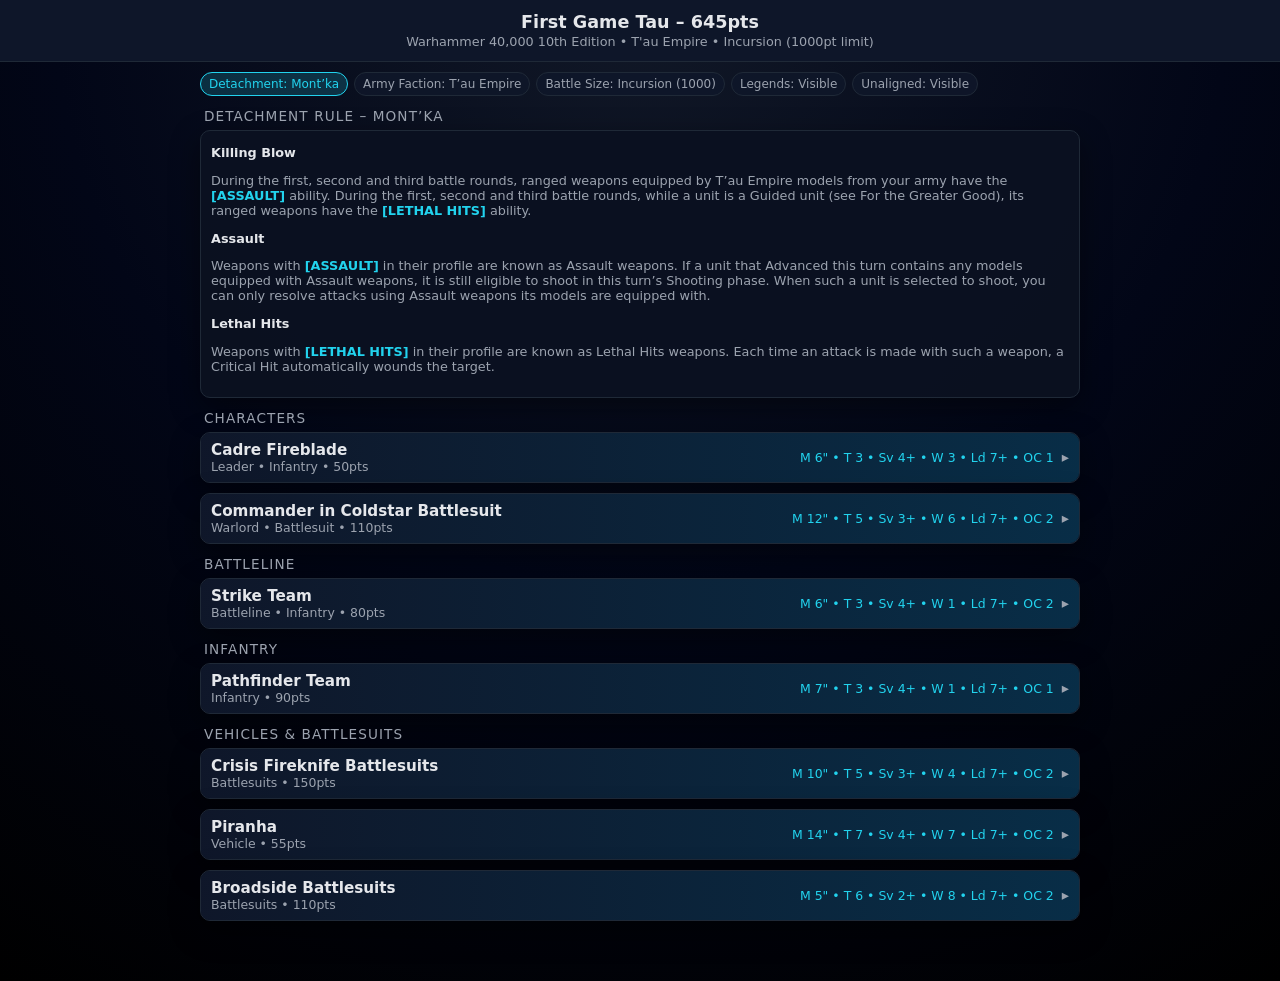
<file: warhammer/tau-list.html>
<!DOCTYPE html>
<html lang="en">
<head>
  <meta charset="UTF-8" />
  <title>First Game Tau – 645pts</title>
  <meta name="viewport" content="width=device-width, initial-scale=1.0" />
  <style>
    :root {
      --bg: #020617;
      --card: #0b1120;
      --accent: #22d3ee;
      --accent-soft: rgba(34, 211, 238, 0.18);
      --text: #e5e7eb;
      --muted: #9ca3af;
      --border: #1f2937;
      --danger: #f97373;
      --radius: 10px;
      --font: system-ui, -apple-system, BlinkMacSystemFont, "Segoe UI", sans-serif;
    }

    * { box-sizing: border-box; }

    body {
      margin: 0;
      font-family: var(--font);
      background: radial-gradient(circle at top, #111827 0, #020617 50%, #000 100%);
      color: var(--text);
    }

    header {
      padding: 12px 14px;
      text-align: center;
      background: rgba(15, 23, 42, 0.98);
      border-bottom: 1px solid var(--border);
      position: sticky;
      top: 0;
      z-index: 10;
    }

    header h1 {
      margin: 0;
      font-size: 1.1rem;
    }
    header p {
      margin: 2px 0 0;
      font-size: 0.8rem;
      color: var(--muted);
    }

    main {
      padding: 10px;
      max-width: 900px;
      margin: 0 auto 40px;
    }

    .pill-row {
      display: flex;
      flex-wrap: wrap;
      gap: 6px;
      margin-bottom: 10px;
    }

    .pill {
      padding: 4px 8px;
      border-radius: 999px;
      border: 1px solid var(--border);
      font-size: 0.75rem;
      color: var(--muted);
      background: rgba(15, 23, 42, 0.9);
    }

    .pill--highlight {
      border-color: var(--accent);
      color: var(--accent);
      background: var(--accent-soft);
    }

    .section-title {
      font-size: 0.85rem;
      text-transform: uppercase;
      letter-spacing: 0.08em;
      color: var(--muted);
      margin: 12px 4px 6px;
    }

    .card {
      background: rgba(11, 17, 32, 0.98);
      border-radius: var(--radius);
      border: 1px solid var(--border);
      margin-bottom: 10px;
      overflow: hidden;
      box-shadow: 0 10px 30px rgba(0, 0, 0, 0.45);
    }

    .card-header {
      display: flex;
      align-items: center;
      justify-content: space-between;
      padding: 8px 10px;
      cursor: pointer;
      background: linear-gradient(90deg, rgba(15, 23, 42, 0.95), rgba(8, 47, 73, 0.95));
    }

    .card-header-main {
      display: flex;
      flex-direction: column;
    }

    .card-title {
      font-size: 0.95rem;
      font-weight: 600;
    }

    .card-subtitle {
      font-size: 0.78rem;
      color: var(--muted);
    }

    .card-meta {
      font-size: 0.78rem;
      color: var(--accent);
      text-align: right;
      white-space: nowrap;
      padding-left: 8px;
    }

    .toggle-icon {
      margin-left: 8px;
      font-size: 0.9rem;
      color: var(--muted);
    }

    .card-body {
      padding: 8px 10px 10px;
      font-size: 0.85rem;
    }

    .stat-line {
      display: flex;
      flex-wrap: wrap;
      gap: 4px;
      font-size: 0.78rem;
      margin-bottom: 4px;
    }

    .stat-tag {
      padding: 2px 6px;
      border-radius: 999px;
      border: 1px solid var(--border);
      color: var(--muted);
    }

    .stat-tag strong {
      color: var(--text);
    }

    .label {
      font-weight: 600;
      font-size: 0.8rem;
      margin-top: 6px;
    }

    .weapons-table,
    .abilities-list {
      margin: 4px 0 6px;
      padding: 0;
      list-style: none;
    }

    .weapons-table li {
      padding: 4px 0;
      border-bottom: 1px solid rgba(15, 23, 42, 0.8);
    }

    .weapon-name {
      font-weight: 600;
      font-size: 0.83rem;
    }

    .weapon-line {
      font-size: 0.78rem;
      color: var(--muted);
    }

    .abilities-list li {
      margin-bottom: 4px;
    }

    .ability-name {
      font-weight: 600;
    }

    .ability-text {
      font-size: 0.8rem;
      color: var(--muted);
    }

    .keyword {
      color: var(--accent);
      font-weight: 600;
    }

    .indent {
      margin-left: 10px;
    }

    @media (min-width: 768px) {
      .card-body {
        font-size: 0.9rem;
      }
      .weapons-table li,
      .abilities-list li {
        font-size: 0.9rem;
      }
    }
  </style>
</head>
<body>
  <header>
    <h1>First Game Tau – 645pts</h1>
    <p>Warhammer 40,000 10th Edition • T'au Empire • Incursion (1000pt limit)</p>
  </header>

  <main>
    <!-- Top-level config -->
    <div class="pill-row">
      <span class="pill pill--highlight">Detachment: Mont’ka</span>
      <span class="pill">Army Faction: T’au Empire</span>
      <span class="pill">Battle Size: Incursion (1000)</span>
      <span class="pill">Legends: Visible</span>
      <span class="pill">Unaligned: Visible</span>
    </div>

    <div class="section-title">Detachment Rule – Mont’ka</div>
    <div class="card">
      <div class="card-body">
        <div class="label">Killing Blow</div>
        <p class="ability-text">
          During the first, second and third battle rounds, ranged weapons equipped by T’au Empire models from your army have the
          <span class="keyword">[ASSAULT]</span> ability. During the first, second and third battle rounds, while a unit is a Guided unit (see For the Greater Good), its ranged weapons have the
          <span class="keyword">[LETHAL HITS]</span> ability.
        </p>
        <div class="label">Assault</div>
        <p class="ability-text">
          Weapons with <span class="keyword">[ASSAULT]</span> in their profile are known as Assault weapons. If a unit that Advanced this turn contains any models equipped with Assault weapons, it is still eligible to shoot in this turn’s Shooting phase. When such a unit is selected to shoot, you can only resolve attacks using Assault weapons its models are equipped with.
        </p>
        <div class="label">Lethal Hits</div>
        <p class="ability-text">
          Weapons with <span class="keyword">[LETHAL HITS]</span> in their profile are known as Lethal Hits weapons. Each time an attack is made with such a weapon, a Critical Hit automatically wounds the target.
        </p>
      </div>
    </div>

    <div class="section-title">Characters</div>

    <!-- Cadre Fireblade -->
    <article class="card">
      <div class="card-header" onclick="toggleCard(this)">
        <div class="card-header-main">
          <div class="card-title">Cadre Fireblade</div>
          <div class="card-subtitle">Leader • Infantry • 50pts</div>
        </div>
        <div class="card-meta">M 6" • T 3 • Sv 4+ • W 3 • Ld 7+ • OC 1<span class="toggle-icon">▾</span></div>
      </div>
      <div class="card-body">
        <div class="stat-line">
          <span class="stat-tag"><strong>M</strong> 6"</span>
          <span class="stat-tag"><strong>T</strong> 3</span>
          <span class="stat-tag"><strong>Sv</strong> 4+</span>
          <span class="stat-tag"><strong>W</strong> 3</span>
          <span class="stat-tag"><strong>Ld</strong> 7+</span>
          <span class="stat-tag"><strong>OC</strong> 1</span>
        </div>

        <div class="label">Weapons</div>
        <ul class="weapons-table">
          <li>
            <div class="weapon-name">Fireblade pulse rifle</div>
            <div class="weapon-line">R 30" • A 1 • BS 3+ • S 5 • AP 0 • D 2 • Keywords: Rapid Fire 1</div>
          </li>
          <li>
            <div class="weapon-name">Close combat weapon</div>
            <div class="weapon-line">Melee • A 3 • WS 4+ • S 3 • AP 0 • D 1</div>
          </li>
        </ul>

        <div class="label">Wargear / Drones</div>
        <p class="ability-text">
          <span class="ability-name">Shield Drone x2:</span>
          Add 1 to the bearer’s Wounds characteristic.
        </p>

        <div class="label">Unit Abilities</div>
        <ul class="abilities-list">
          <li>
            <div class="ability-name">Volley Fire</div>
            <div class="ability-text">
              While this model is leading a unit, add 1 to the Attacks characteristic of ranged weapons equipped by models in that unit.
            </div>
          </li>
          <li>
            <div class="ability-name">Crack Shot</div>
            <div class="ability-text">
              Each time this model makes a ranged attack, on a Critical Wound, that attack has an Armour Penetration characteristic of -3.
            </div>
          </li>
          <li>
            <div class="ability-name">Leader</div>
            <div class="ability-text">
              This model can be attached to the following units: Breacher Team, Strike Team.
            </div>
          </li>
        </ul>

        <div class="label">Faction Ability – For The Greater Good</div>
        <p class="ability-text">
          If your Army Faction is T’AU EMPIRE, then in your Shooting phase units from your army can work in pairs to help each other target specific enemy units. When they do this, one unit is the <strong>Observer</strong> unit and the other is their <strong>Guided</strong> unit. The enemy they are targeting is called their <strong>Spotted</strong> unit.
        </p>
        <p class="ability-text indent">
          Each time you select this unit to shoot, if it is not an Observer unit, it can use this ability. If it does, select one other friendly unit with this ability that is also eligible to shoot (excluding FORTIFICATION, Battle-shocked and Observer units). Until the end of the phase, this unit is considered a Guided unit, and that friendly unit is considered an Observer unit. Then select one enemy unit that is visible to both your units to be their Spotted unit.
        </p>
        <p class="ability-text indent">
          Until the end of the phase:
          <br>• Each time a model in a Guided unit makes an attack that targets their Spotted unit, improve the Ballistic Skill characteristic of the attack by 1 and, if their Observer unit has the MARKERLIGHT keyword, the attack has the <span class="keyword">[IGNORES COVER]</span> ability.
          <br>• Each time a model in a Guided unit makes an attack that does not target their Spotted unit, worsen the Ballistic Skill characteristic of the attack by 1.
        </p>

        <div class="label">Core Rule – Leader</div>
        <p class="ability-text">
          While a Bodyguard unit contains a Leader, it is known as an Attached unit and, with the exception of rules that are triggered when units are destroyed, it is treated as a single unit for all rules purposes. Use the Bodyguard’s Toughness when resolving attacks, and do not allocate wounds to the Character until all Bodyguards are destroyed.
        </p>
      </div>
    </article>

    <!-- Commander in Coldstar Battlesuit -->
    <article class="card">
      <div class="card-header" onclick="toggleCard(this)">
        <div class="card-header-main">
          <div class="card-title">Commander in Coldstar Battlesuit</div>
          <div class="card-subtitle">Warlord • Battlesuit • 110pts</div>
        </div>
        <div class="card-meta">M 12" • T 5 • Sv 3+ • W 6 • Ld 7+ • OC 2<span class="toggle-icon">▾</span></div>
      </div>
      <div class="card-body">
        <div class="stat-line">
          <span class="stat-tag"><strong>M</strong> 12"</span>
          <span class="stat-tag"><strong>T</strong> 5</span>
          <span class="stat-tag"><strong>Sv</strong> 3+</span>
          <span class="stat-tag"><strong>W</strong> 6</span>
          <span class="stat-tag"><strong>Ld</strong> 7+</span>
          <span class="stat-tag"><strong>OC</strong> 2</span>
        </div>

        <div class="label">Weapons</div>
        <ul class="weapons-table">
          <li>
            <div class="weapon-name">Battlesuit fists</div>
            <div class="weapon-line">Melee • A 3 • WS 4+ • S 5 • AP 0 • D 1</div>
          </li>
          <li>
            <div class="weapon-name">High-output burst cannon</div>
            <div class="weapon-line">R 18" • A 8 • BS 3+ • S 5 • AP 0 • D 1</div>
          </li>
          <li>
            <div class="weapon-name">Cyclic ion blaster – standard</div>
            <div class="weapon-line">R 18" • A 3 • BS 3+ • S 7 • AP -1 • D 1</div>
          </li>
          <li>
            <div class="weapon-name">Cyclic ion blaster – overcharge</div>
            <div class="weapon-line">R 18" • A 3 • BS 3+ • S 8 • AP -2 • D 2 • Keywords: Hazardous</div>
          </li>
          <li>
            <div class="weapon-name">Fusion blaster</div>
            <div class="weapon-line">R 12" • A 1 • BS 3+ • S 9 • AP -4 • D D6 • Keywords: Melta 2</div>
          </li>
          <li>
            <div class="weapon-name">Twin pulse carbine (Gun Drone)</div>
            <div class="weapon-line">R 20" • A 2 • BS 5+ • S 5 • AP 0 • D 1 • Keywords: Assault, Twin-linked</div>
          </li>
        </ul>

        <div class="label">Wargear / Drones</div>
        <ul class="abilities-list">
          <li>
            <div class="ability-name">Battlesuit Support System</div>
            <div class="ability-text">
              The bearer’s unit is eligible to shoot in a turn in which it Fell Back, but when doing so only models equipped with this wargear can make ranged attacks.
            </div>
          </li>
          <li>
            <div class="ability-name">Shield Drone</div>
            <div class="ability-text">Add 1 to the bearer’s Wounds characteristic.</div>
          </li>
          <li>
            <div class="ability-name">Gun Drone</div>
            <div class="ability-text">Equipped with a twin pulse carbine as above.</div>
          </li>
        </ul>

        <div class="label">Unit Abilities</div>
        <ul class="abilities-list">
          <li>
            <div class="ability-name">Leader</div>
            <div class="ability-text">
              This model can be attached to: Crisis Sunforge Battlesuits, Crisis Fireknife Battlesuits, Crisis Starscythe Battlesuits.
            </div>
          </li>
          <li>
            <div class="ability-name">Coldstar Commander</div>
            <div class="ability-text">
              While this model is leading a unit, models in that unit have a Move characteristic of 12" and ranged weapons equipped by models in that unit have the <span class="keyword">[ASSAULT]</span> ability.
            </div>
          </li>
        </ul>

        <div class="label">Abilities (Keywords)</div>
        <ul class="abilities-list">
          <li>
            <div class="ability-name">Deep Strike</div>
            <div class="ability-text">
              Can be set up in Reserves and deployed more than 9" from enemy models during the Reinforcements step.
            </div>
          </li>
          <li>
            <div class="ability-name">For The Greater Good</div>
            <div class="ability-text">
              As described in the Cadre Fireblade entry; allows Observer/Guided pairs and Spotted units with BS bonuses and potential Ignores Cover.
            </div>
          </li>
          <li>
            <div class="ability-name">Hazardous</div>
            <div class="ability-text">
              After resolving attacks with Hazardous weapons, roll one D6 per such weapon used. For each 1, destroy a model equipped with a Hazardous weapon in that unit, or inflict 3 mortal wounds on a Character, Monster or Vehicle instead.
            </div>
          </li>
          <li>
            <div class="ability-name">Melta X</div>
            <div class="ability-text">
              If the target is within half range, increase that attack’s Damage characteristic by X.
            </div>
          </li>
          <li>
            <div class="ability-name">Twin-linked</div>
            <div class="ability-text">
              Each time an attack is made with this weapon, you can re-roll that attack’s Wound roll.
            </div>
          </li>
          <li>
            <div class="ability-name">Assault</div>
            <div class="ability-text">
              As described under Mont’ka: can shoot after Advancing, but only with Assault weapons.
            </div>
          </li>
        </ul>
      </div>
    </article>

    <div class="section-title">Battleline</div>

    <!-- Strike Team -->
    <article class="card">
      <div class="card-header" onclick="toggleCard(this)">
        <div class="card-header-main">
          <div class="card-title">Strike Team</div>
          <div class="card-subtitle">Battleline • Infantry • 80pts</div>
        </div>
        <div class="card-meta">M 6" • T 3 • Sv 4+ • W 1 • Ld 7+ • OC 2<span class="toggle-icon">▾</span></div>
      </div>
      <div class="card-body">
        <div class="stat-line">
          <span class="stat-tag"><strong>M</strong> 6"</span>
          <span class="stat-tag"><strong>T</strong> 3</span>
          <span class="stat-tag"><strong>Sv</strong> 4+</span>
          <span class="stat-tag"><strong>W</strong> 1</span>
          <span class="stat-tag"><strong>Ld</strong> 7+</span>
          <span class="stat-tag"><strong>OC</strong> 2</span>
        </div>

        <div class="label">Weapons – Shas’ui</div>
        <ul class="weapons-table">
          <li>
            <div class="weapon-name">Pulse rifle</div>
            <div class="weapon-line">R 30" • A 1 • BS 4+ • S 5 • AP 0 • D 1 • Keywords: Rapid Fire 1</div>
          </li>
          <li>
            <div class="weapon-name">Pulse pistol</div>
            <div class="weapon-line">R 12" • A 1 • BS 4+ • S 5 • AP 0 • D 1 • Keywords: Pistol</div>
          </li>
          <li>
            <div class="weapon-name">Close combat weapon</div>
            <div class="weapon-line">Melee • A 1 • WS 5+ • S 3 • AP 0 • D 1</div>
          </li>
          <li>
            <div class="weapon-name">Support turret</div>
            <div class="weapon-line">R 30" • A 2 • BS 5+ • S 5 • AP 0 • D 1 • Keywords: Indirect Fire, Twin-linked</div>
          </li>
        </ul>

        <div class="label">Weapons – Fire Warriors (x9)</div>
        <ul class="weapons-table">
          <li>
            <div class="weapon-name">Pulse rifle (x9)</div>
            <div class="weapon-line">R 30" • A 1 • BS 4+ • S 5 • AP 0 • D 1 • Keywords: Rapid Fire 1</div>
          </li>
          <li>
            <div class="weapon-name">Pulse pistol (x9)</div>
            <div class="weapon-line">R 12" • A 1 • BS 4+ • S 5 • AP 0 • D 1 • Keywords: Pistol</div>
          </li>
          <li>
            <div class="weapon-name">Close combat weapon (x9)</div>
            <div class="weapon-line">Melee • A 1 • WS 5+ • S 3 • AP 0 • D 1</div>
          </li>
        </ul>

        <div class="label">Unit Abilities</div>
        <ul class="abilities-list">
          <li>
            <div class="ability-name">Suppression Volley</div>
            <div class="ability-text">
              In your Shooting phase, after this unit has shot, select one enemy INFANTRY unit hit by one or more of those attacks. Until the start of your next turn, while this unit is on the battlefield, that enemy unit is suppressed: subtract 1 from Hit rolls made by that unit.
            </div>
          </li>
          <li>
            <div class="ability-name">DS8 Support Turret</div>
            <div class="ability-text">
              In your Movement phase, if this unit Remains Stationary, until the start of your next turn its Shas’ui model is equipped with the support turret weapon.
            </div>
          </li>
        </ul>

        <div class="label">Abilities (Keywords)</div>
        <ul class="abilities-list">
          <li>
            <div class="ability-name">For The Greater Good</div>
            <div class="ability-text">
              As described previously; enables Observer/Guided pairing and Spotted units with BS bonuses and potential Ignores Cover.
            </div>
          </li>
          <li>
            <div class="ability-name">Rapid Fire X</div>
            <div class="ability-text">
              When targeting a unit within half range, increase the weapon’s Attacks characteristic by X.
            </div>
          </li>
          <li>
            <div class="ability-name">Pistol</div>
            <div class="ability-text">
              Allows the unit to shoot in Engagement Range but only with Pistols; choose either Pistols or other ranged weapons (except Monsters/Vehicles) when shooting.
            </div>
          </li>
          <li>
            <div class="ability-name">Indirect Fire</div>
            <div class="ability-text">
              Can target units out of line of sight; if no models are visible, subtract 1 from Hit rolls and the target has the Benefit of Cover.
            </div>
          </li>
          <li>
            <div class="ability-name">Twin-linked</div>
            <div class="ability-text">
              Re-roll Wound rolls for attacks made with this weapon.
            </div>
          </li>
        </ul>
      </div>
    </article>

    <div class="section-title">Infantry</div>

    <!-- Pathfinder Team -->
    <article class="card">
      <div class="card-header" onclick="toggleCard(this)">
        <div class="card-header-main">
          <div class="card-title">Pathfinder Team</div>
          <div class="card-subtitle">Infantry • 90pts</div>
        </div>
        <div class="card-meta">M 7" • T 3 • Sv 4+ • W 1 • Ld 7+ • OC 1<span class="toggle-icon">▾</span></div>
      </div>
      <div class="card-body">
        <div class="stat-line">
          <span class="stat-tag"><strong>M</strong> 7"</span>
          <span class="stat-tag"><strong>T</strong> 3</span>
          <span class="stat-tag"><strong>Sv</strong> 4+</span>
          <span class="stat-tag"><strong>W</strong> 1</span>
          <span class="stat-tag"><strong>Ld</strong> 7+</span>
          <span class="stat-tag"><strong>OC</strong> 1</span>
        </div>

        <div class="label">Weapons</div>
        <ul class="weapons-table">
          <li>
            <div class="weapon-name">Pulse carbine (Shas’ui)</div>
            <div class="weapon-line">R 20" • A 2 • BS 4+ • S 5 • AP 0 • D 1</div>
          </li>
          <li>
            <div class="weapon-name">Pulse pistol (Shas’ui)</div>
            <div class="weapon-line">R 12" • A 1 • BS 4+ • S 5 • AP 0 • D 1 • Keywords: Pistol</div>
          </li>
          <li>
            <div class="weapon-name">Close combat weapon (Shas’ui)</div>
            <div class="weapon-line">Melee • A 1 • WS 5+ • S 3 • AP 0 • D 1</div>
          </li>
          <li>
            <div class="weapon-name">Pulse carbine (x9)</div>
            <div class="weapon-line">R 20" • A 2 • BS 4+ • S 5 • AP 0 • D 1</div>
          </li>
          <li>
            <div class="weapon-name">Pulse pistol (x9)</div>
            <div class="weapon-line">R 12" • A 1 • BS 4+ • S 5 • AP 0 • D 1 • Keywords: Pistol</div>
          </li>
          <li>
            <div class="weapon-name">Close combat weapon (x9)</div>
            <div class="weapon-line">Melee • A 1 • WS 5+ • S 3 • AP 0 • D 1</div>
          </li>
        </ul>

        <div class="label">Unit Abilities</div>
        <ul class="abilities-list">
          <li>
            <div class="ability-name">Target Uploaded</div>
            <div class="ability-text">
              Once per turn, when using For the Greater Good, you can select this unit to be an Observer unit for a second time. You can also change which enemy unit is its Spotted unit.
            </div>
          </li>
        </ul>

        <div class="label">Abilities (Keywords)</div>
        <ul class="abilities-list">
          <li>
            <div class="ability-name">Scouts 7"</div>
            <div class="ability-text">
              Before the first battle round, this unit can make a Normal move of up to 7", ending more than 9" from enemy models. Dedicated Transports with only Scouts units embarked can move likewise.
            </div>
          </li>
          <li>
            <div class="ability-name">For The Greater Good</div>
            <div class="ability-text">
              As previously described; allows pairing as Observer/Guided and designating Spotted units.
            </div>
          </li>
          <li>
            <div class="ability-name">Pistol</div>
            <div class="ability-text">
              As described under Strike Team.
            </div>
          </li>
        </ul>
      </div>
    </article>

    <div class="section-title">Vehicles & Battlesuits</div>

    <!-- Crisis Fireknife Battlesuits -->
    <article class="card">
      <div class="card-header" onclick="toggleCard(this)">
        <div class="card-header-main">
          <div class="card-title">Crisis Fireknife Battlesuits</div>
          <div class="card-subtitle">Battlesuits • 150pts</div>
        </div>
        <div class="card-meta">M 10" • T 5 • Sv 3+ • W 4 • Ld 7+ • OC 2<span class="toggle-icon">▾</span></div>
      </div>
      <div class="card-body">
        <div class="stat-line">
          <span class="stat-tag"><strong>M</strong> 10"</span>
          <span class="stat-tag"><strong>T</strong> 5</span>
          <span class="stat-tag"><strong>Sv</strong> 3+</span>
          <span class="stat-tag"><strong>W</strong> 4</span>
          <span class="stat-tag"><strong>Ld</strong> 7+</span>
          <span class="stat-tag"><strong>OC</strong> 2</span>
        </div>

        <div class="label">Weapons</div>
        <ul class="weapons-table">
          <li>
            <div class="weapon-name">Battlesuit fists</div>
            <div class="weapon-line">Melee • A 3 • WS 5+ • S 5 • AP 0 • D 1</div>
          </li>
          <li>
            <div class="weapon-name">Plasma rifle</div>
            <div class="weapon-line">R 18" • A 1 • BS 4+ • S 8 • AP -3 • D 3</div>
          </li>
          <li>
            <div class="weapon-name">Missile pod</div>
            <div class="weapon-line">R 30" • A 2 • BS 4+ • S 7 • AP -1 • D 2</div>
          </li>
          <li>
            <div class="weapon-name">Twin pulse carbine (Gun Drones)</div>
            <div class="weapon-line">R 20" • A 2 • BS 5+ • S 5 • AP 0 • D 1 • Keywords: Assault, Twin-linked</div>
          </li>
        </ul>

        <div class="label">Wargear</div>
        <ul class="abilities-list">
          <li>
            <div class="ability-name">Shield Drone</div>
            <div class="ability-text">
              Add 1 to the bearer’s Wounds characteristic.
            </div>
          </li>
          <li>
            <div class="ability-name">Weapon Support System</div>
            <div class="ability-text">
              Each time the bearer makes a ranged attack, you can ignore any or all modifiers to the Hit roll.
            </div>
          </li>
        </ul>

        <div class="label">Unit Abilities</div>
        <ul class="abilities-list">
          <li>
            <div class="ability-name">Fireknife</div>
            <div class="ability-text">
              Each time a model in this unit makes a ranged attack, re-roll a Hit roll of 1. If that attack targets a unit that is at its Starting Strength, you can re-roll the Hit roll instead.
            </div>
          </li>
        </ul>

        <div class="label">Abilities (Keywords)</div>
        <ul class="abilities-list">
          <li>
            <div class="ability-name">Deep Strike</div>
            <div class="ability-text">
              As described under the Commander in Coldstar Battlesuit.
            </div>
          </li>
          <li>
            <div class="ability-name">For The Greater Good</div>
            <div class="ability-text">
              As previously described.
            </div>
          </li>
          <li>
            <div class="ability-name">Assault & Twin-linked</div>
            <div class="ability-text">
              Drone weapons gain the same Assault and Twin-linked rules as described above.
            </div>
          </li>
        </ul>
      </div>
    </article>

    <!-- Piranha -->
    <article class="card">
      <div class="card-header" onclick="toggleCard(this)">
        <div class="card-header-main">
          <div class="card-title">Piranha</div>
          <div class="card-subtitle">Vehicle • 55pts</div>
        </div>
        <div class="card-meta">M 14" • T 7 • Sv 4+ • W 7 • Ld 7+ • OC 2<span class="toggle-icon">▾</span></div>
      </div>
      <div class="card-body">
        <div class="stat-line">
          <span class="stat-tag"><strong>M</strong> 14"</span>
          <span class="stat-tag"><strong>T</strong> 7</span>
          <span class="stat-tag"><strong>Sv</strong> 4+</span>
          <span class="stat-tag"><strong>W</strong> 7</span>
          <span class="stat-tag"><strong>Ld</strong> 7+</span>
          <span class="stat-tag"><strong>OC</strong> 2</span>
        </div>

        <div class="label">Weapons</div>
        <ul class="weapons-table">
          <li>
            <div class="weapon-name">Armoured hull</div>
            <div class="weapon-line">Melee • A 2 • WS 5+ • S 4 • AP 0 • D 1</div>
          </li>
          <li>
            <div class="weapon-name">Twin pulse carbine (x2)</div>
            <div class="weapon-line">R 20" • A 2 • BS 4+ • S 5 • AP 0 • D 1 • Keywords: Assault, Twin-linked</div>
          </li>
          <li>
            <div class="weapon-name">Piranha burst cannon</div>
            <div class="weapon-line">R 18" • A 4 • BS 4+ • S 6 • AP -1 • D 1</div>
          </li>
        </ul>

        <div class="label">Unit Abilities</div>
        <ul class="abilities-list">
          <li>
            <div class="ability-name">Piranha</div>
            <div class="ability-text">
              At the end of your Movement phase, select one enemy unit within 12" of this unit; that enemy unit must take a Battle-shock test.
            </div>
          </li>
        </ul>

        <div class="label">Abilities (Keywords)</div>
        <ul class="abilities-list">
          <li>
            <div class="ability-name">Deadly Demise 1</div>
            <div class="ability-text">
              When destroyed, on a 6 each unit within 6" suffers 1 mortal wound.
            </div>
          </li>
          <li>
            <div class="ability-name">Scouts 9"</div>
            <div class="ability-text">
              Before the first battle round, this unit can make a Normal move of up to 9", ending more than 9" from enemy models.
            </div>
          </li>
          <li>
            <div class="ability-name">For The Greater Good</div>
            <div class="ability-text">
              As previously described.
            </div>
          </li>
          <li>
            <div class="ability-name">Assault & Twin-linked</div>
            <div class="ability-text">
              As described under other units.
            </div>
          </li>
        </ul>
      </div>
    </article>

    <!-- Broadside Battlesuits -->
    <article class="card">
      <div class="card-header" onclick="toggleCard(this)">
        <div class="card-header-main">
          <div class="card-title">Broadside Battlesuits</div>
          <div class="card-subtitle">Battlesuits • 110pts</div>
        </div>
        <div class="card-meta">M 5" • T 6 • Sv 2+ • W 8 • Ld 7+ • OC 2<span class="toggle-icon">▾</span></div>
      </div>
      <div class="card-body">
        <div class="stat-line">
          <span class="stat-tag"><strong>M</strong> 5"</span>
          <span class="stat-tag"><strong>T</strong> 6</span>
          <span class="stat-tag"><strong>Sv</strong> 2+</span>
          <span class="stat-tag"><strong>W</strong> 8</span>
          <span class="stat-tag"><strong>Ld</strong> 7+</span>
          <span class="stat-tag"><strong>OC</strong> 2</span>
        </div>

        <div class="label">Weapons</div>
        <ul class="weapons-table">
          <li>
            <div class="weapon-name">Crushing bulk</div>
            <div class="weapon-line">Melee • A 3 • WS 5+ • S 6 • AP 0 • D 1</div>
          </li>
          <li>
            <div class="weapon-name">Heavy rail rifle</div>
            <div class="weapon-line">R 60" • A 2 • BS 4+ • S 12 • AP -4 • D D6+1 • Keywords: Heavy, Devastating Wounds</div>
          </li>
        </ul>

        <div class="label">Unit Abilities</div>
        <ul class="abilities-list">
          <li>
            <div class="ability-name">Advanced Armour</div>
            <div class="ability-text">
              Models in this unit have the Feel No Pain 4+ ability against mortal wounds.
            </div>
          </li>
        </ul>

        <div class="label">Abilities (Keywords)</div>
        <ul class="abilities-list">
          <li>
            <div class="ability-name">For The Greater Good</div>
            <div class="ability-text">
              As previously described.
            </div>
          </li>
          <li>
            <div class="ability-name">Heavy</div>
            <div class="ability-text">
              If the attacking model’s unit Remained Stationary this turn, add 1 to Hit rolls with this weapon.
            </div>
          </li>
          <li>
            <div class="ability-name">Devastating Wounds</div>
            <div class="ability-text">
              On a Critical Wound, no saving throw (including invulnerable) can be made; resolve these attacks after all others.
            </div>
          </li>
          <li>
            <div class="ability-name">Feel No Pain 4+</div>
            <div class="ability-text">
              Each time this model would lose a wound (including mortal wounds), roll one D6; on a 4+, that wound is ignored.
            </div>
          </li>
        </ul>
      </div>
    </article>
  </main>

  <script>
    function toggleCard(headerEl) {
      const card = headerEl.parentElement;
      const body = card.querySelector('.card-body');
      const icon = card.querySelector('.toggle-icon');

      const isHidden = body.style.display === 'none';
      body.style.display = isHidden ? 'block' : 'none';
      icon.textContent = isHidden ? '▾' : '▸';
    }

    // collapse all but first few on load for easier scrolling on mobile
    window.addEventListener('load', () => {
      const cards = document.querySelectorAll('.card');
      cards.forEach((card, index) => {
        const body = card.querySelector('.card-body');
        const icon = card.querySelector('.toggle-icon');
        if (!body) return;
        if (index <= 0) {
          body.style.display = 'block';
          if (icon) icon.textContent = '▾';
        } else {
          body.style.display = 'none';
          if (icon) icon.textContent = '▸';
        }
      });
    });
  </script>
</body>
</html>
</file>
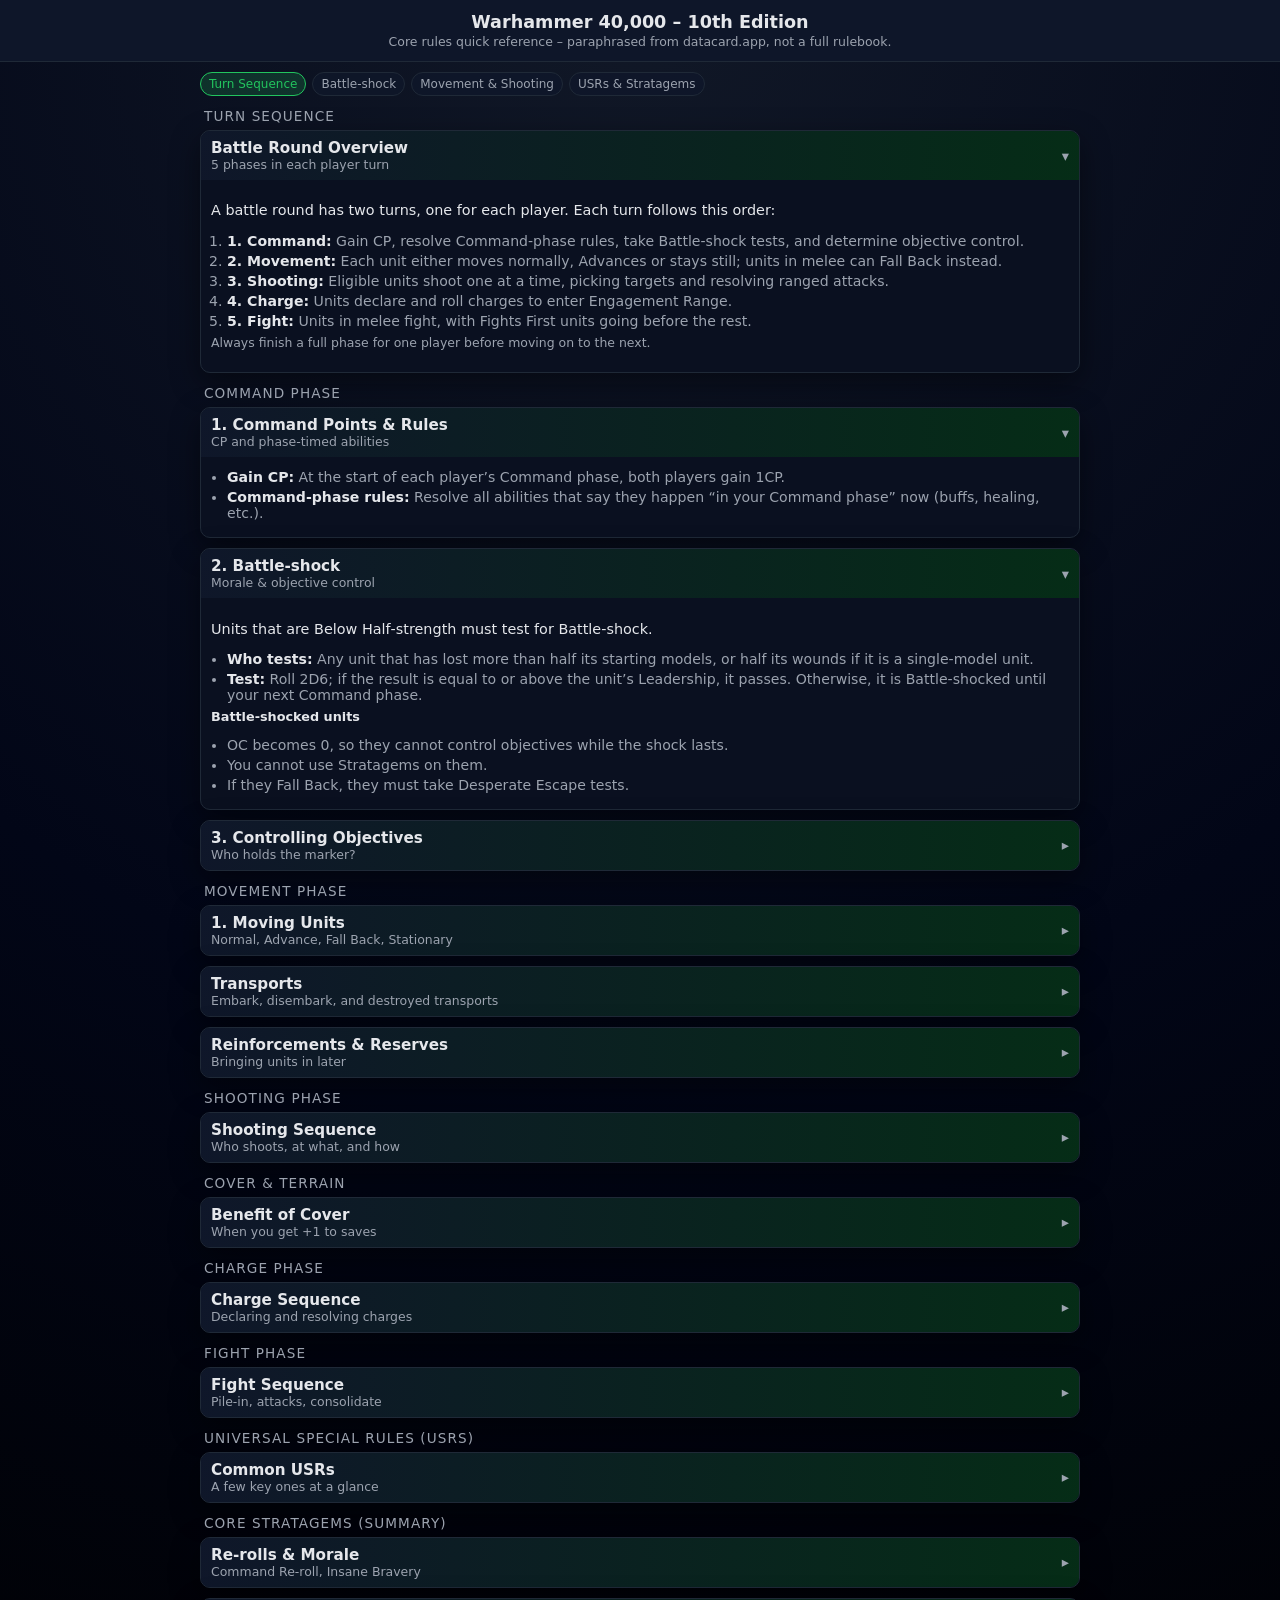
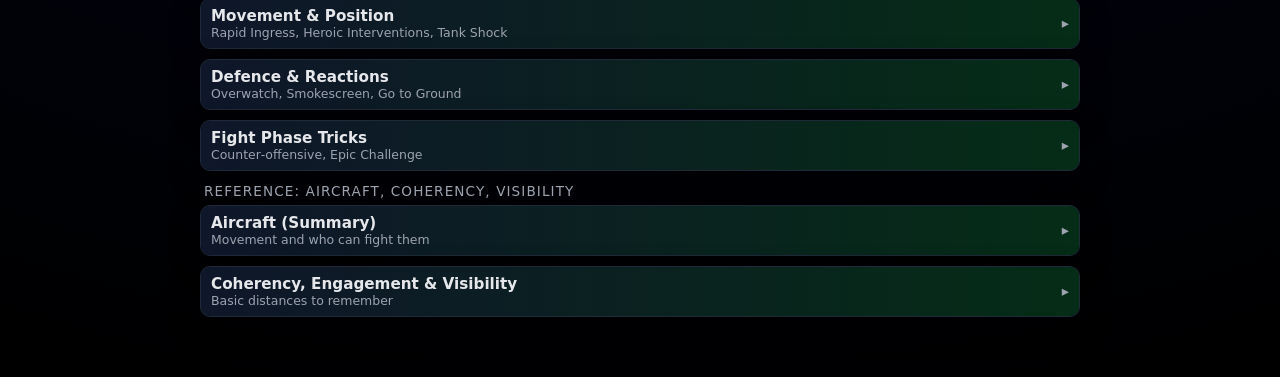
<file: warhammer/wh40k-rules.html>
<!DOCTYPE html>
<html lang="en">
<head>
  <meta charset="UTF-8" />
  <title>Warhammer 40,000 – 10th Edition Core Rules (Lite)</title>
  <meta name="viewport" content="width=device-width, initial-scale=1.0" />
  <style>
    :root {
      --bg: #020617;
      --card: #0b1120;
      --accent: #22c55e;
      --accent-soft: rgba(34, 197, 94, 0.18);
      --text: #e5e7eb;
      --muted: #9ca3af;
      --border: #1f2937;
      --radius: 10px;
      --font: system-ui, -apple-system, BlinkMacSystemFont, "Segoe UI", sans-serif;
    }

    * { box-sizing: border-box; }

    body {
      margin: 0;
      font-family: var(--font);
      background: radial-gradient(circle at top, #111827 0, #020617 50%, #000 100%);
      color: var(--text);
    }

    header {
      padding: 12px 14px;
      text-align: center;
      background: rgba(15, 23, 42, 0.98);
      border-bottom: 1px solid var(--border);
      position: sticky;
      top: 0;
      z-index: 10;
    }

    header h1 {
      margin: 0;
      font-size: 1.1rem;
    }
    header p {
      margin: 2px 0 0;
      font-size: 0.78rem;
      color: var(--muted);
    }

    main {
      padding: 10px;
      max-width: 900px;
      margin: 0 auto 40px;
    }

    .pill-row {
      display: flex;
      flex-wrap: wrap;
      gap: 6px;
      margin-bottom: 10px;
    }

    .pill {
      padding: 4px 8px;
      border-radius: 999px;
      border: 1px solid var(--border);
      font-size: 0.75rem;
      color: var(--muted);
      background: rgba(15, 23, 42, 0.9);
    }

    .pill--highlight {
      border-color: var(--accent);
      color: var(--accent);
      background: var(--accent-soft);
    }

    .section-title {
      font-size: 0.85rem;
      text-transform: uppercase;
      letter-spacing: 0.08em;
      color: var(--muted);
      margin: 12px 4px 6px;
    }

    .card {
      background: rgba(11, 17, 32, 0.98);
      border-radius: var(--radius);
      border: 1px solid var(--border);
      margin-bottom: 10px;
      overflow: hidden;
      box-shadow: 0 10px 30px rgba(0, 0, 0, 0.45);
    }

    .card-header {
      display: flex;
      align-items: center;
      justify-content: space-between;
      padding: 8px 10px;
      cursor: pointer;
      background: linear-gradient(90deg, rgba(15, 23, 42, 0.95), rgba(5, 46, 22, 0.95));
    }

    .card-header-main {
      display: flex;
      flex-direction: column;
    }

    .card-title {
      font-size: 0.95rem;
      font-weight: 600;
    }

    .card-subtitle {
      font-size: 0.78rem;
      color: var(--muted);
    }

    .toggle-icon {
      margin-left: 8px;
      font-size: 0.9rem;
      color: var(--muted);
    }

    .card-body {
      padding: 8px 10px 10px;
      font-size: 0.85rem;
    }

    .label {
      font-weight: 600;
      font-size: 0.8rem;
      margin-top: 6px;
    }

    .list {
      margin: 4px 0 6px;
      padding-left: 16px;
      font-size: 0.82rem;
      color: var(--muted);
    }

    .list li {
      margin-bottom: 4px;
    }

    .keyword {
      color: var(--accent);
      font-weight: 600;
    }

    .inline-strong {
      font-weight: 600;
      color: var(--text);
    }

    .hint {
      font-size: 0.78rem;
      color: var(--muted);
      margin-top: 4px;
    }

    @media (min-width: 768px) {
      .card-body {
        font-size: 0.9rem;
      }
      .list {
        font-size: 0.88rem;
      }
    }
  </style>
</head>
<body>
  <header>
    <h1>Warhammer 40,000 – 10th Edition</h1>
    <p>Core rules quick reference – paraphrased from datacard.app, not a full rulebook.</p>
  </header>

  <main>
    <div class="pill-row">
      <span class="pill pill--highlight">Turn Sequence</span>
      <span class="pill">Battle‑shock</span>
      <span class="pill">Movement & Shooting</span>
      <span class="pill">USRs & Stratagems</span>
    </div>

    <!-- Turn sequence -->
    <div class="section-title">Turn Sequence</div>

    <article class="card">
      <div class="card-header" onclick="toggleCard(this)">
        <div class="card-header-main">
          <div class="card-title">Battle Round Overview</div>
          <div class="card-subtitle">5 phases in each player turn</div>
        </div>
        <span class="toggle-icon">▾</span>
      </div>
      <div class="card-body">
        <p>
          A battle round has two turns, one for each player. Each turn follows this order:
        </p>
        <ol class="list">
          <li><span class="inline-strong">1. Command:</span> Gain CP, resolve Command‑phase rules, take Battle‑shock tests, and determine objective control.</li>
          <li><span class="inline-strong">2. Movement:</span> Each unit either moves normally, Advances or stays still; units in melee can Fall Back instead.</li>
          <li><span class="inline-strong">3. Shooting:</span> Eligible units shoot one at a time, picking targets and resolving ranged attacks.</li>
          <li><span class="inline-strong">4. Charge:</span> Units declare and roll charges to enter Engagement Range.</li>
          <li><span class="inline-strong">5. Fight:</span> Units in melee fight, with Fights First units going before the rest.</li>
        </ol>
        <p class="hint">
          Always finish a full phase for one player before moving on to the next.
        </p>
      </div>
    </article>

    <!-- Command phase -->
    <div class="section-title">Command Phase</div>

    <article class="card">
      <div class="card-header" onclick="toggleCard(this)">
        <div class="card-header-main">
          <div class="card-title">1. Command Points & Rules</div>
          <div class="card-subtitle">CP and phase‑timed abilities</div>
        </div>
        <span class="toggle-icon">▾</span>
      </div>
      <div class="card-body">
        <ul class="list">
          <li><span class="inline-strong">Gain CP:</span> At the start of each player’s Command phase, both players gain 1CP.</li>
          <li><span class="inline-strong">Command‑phase rules:</span> Resolve all abilities that say they happen “in your Command phase” now (buffs, healing, etc.).</li>
        </ul>
      </div>
    </article>

    <article class="card">
      <div class="card-header" onclick="toggleCard(this)">
        <div class="card-header-main">
          <div class="card-title">2. Battle‑shock</div>
          <div class="card-subtitle">Morale & objective control</div>
        </div>
        <span class="toggle-icon">▾</span>
      </div>
      <div class="card-body">
        <p>
          Units that are Below Half‑strength must test for Battle‑shock.
        </p>
        <ul class="list">
          <li><span class="inline-strong">Who tests:</span> Any unit that has lost more than half its starting models, or half its wounds if it is a single‑model unit.</li>
          <li><span class="inline-strong">Test:</span> Roll 2D6; if the result is equal to or above the unit’s Leadership, it passes. Otherwise, it is Battle‑shocked until your next Command phase.</li>
        </ul>
        <p class="label">Battle‑shocked units</p>
        <ul class="list">
          <li>OC becomes 0, so they cannot control objectives while the shock lasts.</li>
          <li>You cannot use Stratagems on them.</li>
          <li>If they Fall Back, they must take Desperate Escape tests.</li>
        </ul>
      </div>
    </article>

    <article class="card">
      <div class="card-header" onclick="toggleCard(this)">
        <div class="card-header-main">
          <div class="card-title">3. Controlling Objectives</div>
          <div class="card-subtitle">Who holds the marker?</div>
        </div>
        <span class="toggle-icon">▾</span>
      </div>
      <div class="card-body">
        <ul class="list">
          <li><span class="inline-strong">Range:</span> A model is in range if it is within 3" horizontally and 5" vertically of the marker.</li>
          <li><span class="inline-strong">Level of Control:</span> Sum the OC values of all your models in range; do the same for your opponent.</li>
          <li><span class="inline-strong">Who controls:</span> The player with the higher total OC controls that objective; equal totals mean it’s contested.</li>
        </ul>
      </div>
    </article>

    <!-- Movement phase -->
    <div class="section-title">Movement Phase</div>

    <article class="card">
      <div class="card-header" onclick="toggleCard(this)">
        <div class="card-header-main">
          <div class="card-title">1. Moving Units</div>
          <div class="card-subtitle">Normal, Advance, Fall Back, Stationary</div>
        </div>
        <span class="toggle-icon">▾</span>
      </div>
      <div class="card-body">
        <p class="label">Movement options</p>
        <ul class="list">
          <li><span class="inline-strong">Normal Move:</span> Move each model up to its M value, staying out of Engagement Range (1") of enemies.</li>
          <li><span class="inline-strong">Advance:</span> Move up to M + D6". You cannot enter Engagement Range, shoot, or charge this turn unless a rule allows it (e.g. <span class="keyword">[ASSAULT]</span> weapons).</li>
          <li><span class="inline-strong">Remain Stationary:</span> The unit does not move; useful for Heavy weapons and some abilities.</li>
          <li><span class="inline-strong">Fall Back:</span> Units in Engagement Range move up to M" to leave melee; they normally cannot shoot or charge this turn.</li>
        </ul>

        <p class="label">Desperate Escape (when Falling Back)</p>
        <ul class="list">
          <li>Models that move through enemy models (unless they are TITANIC/FLY) or are Battle‑shocked must roll a D6; on 1–2, one model from the unit is destroyed.</li>
        </ul>

        <p class="label">Terrain & Flying</p>
        <ul class="list">
          <li><span class="inline-strong">Low terrain (≤2"): </span>Move over it normally.</li>
          <li><span class="inline-strong">Higher terrain:</span> You must measure movement up and down when climbing over.</li>
          <li><span class="inline-strong">FLY:</span> Units with FLY can move over enemy models and terrain when making Normal, Advance or Fall Back moves; distance is measured through the air.</li>
        </ul>
      </div>
    </article>

    <article class="card">
      <div class="card-header" onclick="toggleCard(this)">
        <div class="card-header-main">
          <div class="card-title">Transports</div>
          <div class="card-subtitle">Embark, disembark, and destroyed transports</div>
        </div>
        <span class="toggle-icon">▾</span>
      </div>
      <div class="card-body">
        <p class="label">Embarking</p>
        <ul class="list">
          <li>To embark, every model in the unit must end a Normal, Advance or Fall Back move within 3" of a friendly Transport.</li>
          <li>You cannot embark and disembark in the same Movement phase.</li>
        </ul>

        <p class="label">Disembarking</p>
        <ul class="list">
          <li>Only units that started the phase embarked can disembark, and only if the Transport has not Advanced or Fallen Back.</li>
          <li>When disembarking, set the unit up wholly within 3" of the Transport and not within Engagement Range of enemies.</li>
          <li>If the unit disembarks before the Transport moves, it can act normally. If it disembarks after the Transport moves, it cannot move or charge this turn but can otherwise act normally.</li>
        </ul>

        <p class="label">When a Transport is destroyed</p>
        <ul class="list">
          <li>Each embarked model rolls a D6 and may suffer a mortal wound depending on how far it is placed from the wreck; surviving models disembark and the unit is Battle‑shocked.</li>
        </ul>
      </div>
    </article>

    <article class="card">
      <div class="card-header" onclick="toggleCard(this)">
        <div class="card-header-main">
          <div class="card-title">Reinforcements & Reserves</div>
          <div class="card-subtitle">Bringing units in later</div>
        </div>
        <span class="toggle-icon">▾</span>
      </div>
      <div class="card-body">
        <p class="label">Reserves</p>
        <ul class="list">
          <li>Units can start the game off the battlefield instead of being deployed normally.</li>
          <li>When they arrive, they must be set up according to their rules, measuring distances horizontally from enemy units.</li>
          <li>They count as having made a Normal Move in the turn they are set up.</li>
          <li>Any Reserve unit not on the battlefield by the end of the game counts as destroyed.</li>
        </ul>

        <p class="label">Strategic Reserves</p>
        <ul class="list">
          <li>Only up to 25% of your army’s points can be put into Strategic Reserves, and they cannot include Fortifications.</li>
          <li>From battle round 2, they can arrive from the table edges, following the distance and deployment restrictions.</li>
          <li>They cannot be set up within 9" of enemy models.</li>
        </ul>
      </div>
    </article>

    <!-- Shooting phase -->
    <div class="section-title">Shooting Phase</div>

    <article class="card">
      <div class="card-header" onclick="toggleCard(this)">
        <div class="card-header-main">
          <div class="card-title">Shooting Sequence</div>
          <div class="card-subtitle">Who shoots, at what, and how</div>
        </div>
        <span class="toggle-icon">▾</span>
      </div>
      <div class="card-body">
        <p>
          Resolve shooting one unit at a time:
        </p>
        <ol class="list">
          <li><span class="inline-strong">1. Pick a unit:</span> It must be eligible to shoot based on its movement; units in Engagement Range usually cannot shoot, except Pistols or some MONSTER/VEHICLE rules (“Big Guns Never Tire”).</li>
          <li><span class="inline-strong">2. Pick targets:</span> Choose targets for every weapon before rolling any dice. Weapons cannot split shots between different units, but a model with multiple weapons can choose different targets for each.</li>
          <li><span class="inline-strong">3. Make ranged attacks:</span>
            <ul class="list">
              <li>Roll to hit: 1D6 per attack, aiming to equal or beat BS.</li>
              <li>Roll to wound: 1D6 per successful hit, using the Strength vs Toughness table.</li>
              <li>Critical hits/wounds: unmodified 6s always succeed; 1s always fail. Hit/wound modifiers are capped at ±1.</li>
            </ul>
          </li>
          <li><span class="inline-strong">4. Allocate attacks:</span> The defender chooses which model in the target unit takes each attack, but must continue allocating to a model that already has lost wounds this phase until it is destroyed.</li>
          <li><span class="inline-strong">5. Saving throws:</span> Roll 1D6 per allocated wound, modified by AP; if the result is less than the save needed, damage goes through. Invulnerable saves ignore AP.</li>
          <li><span class="inline-strong">6. Deal damage:</span> Subtract Damage from the model’s wounds; excess damage is lost when it dies. Mortal wounds are resolved after normal damage and ignore saves.</li>
        </ol>
        <p class="hint">
          You can “fast roll” similar weapons: roll all hits and wounds together for one profile against one target.
        </p>
      </div>
    </article>

    <div class="section-title">Cover & Terrain</div>

    <article class="card">
      <div class="card-header" onclick="toggleCard(this)">
        <div class="card-header-main">
          <div class="card-title">Benefit of Cover</div>
          <div class="card-subtitle">When you get +1 to saves</div>
        </div>
        <span class="toggle-icon">▾</span>
      </div>
      <div class="card-body">
        <p class="label">Benefit of Cover (BoC)</p>
        <ul class="list">
          <li>BoC is typically +1 to armour saves against ranged attacks.</li>
          <li>It doesn’t help models with a 3+ save or better against AP 0 attacks.</li>
          <li>Multiple sources of BoC don’t stack.</li>
        </ul>

        <p class="label">Common terrain types (summary)</p>
        <ul class="list">
          <li><span class="inline-strong">Craters / Rubble:</span> Normal movement and visibility; BoC if the unit is wholly within.</li>
          <li><span class="inline-strong">Hills:</span> Normal movement and visibility; BoC if the target isn’t fully visible to every model in the attacking unit.</li>
          <li><span class="inline-strong">Battlefield Debris:</span> Can move over but not end on top; BoC if not fully visible to all attackers.</li>
          <li><span class="inline-strong">Woods:</span> Harder to draw full visibility; BoC if wholly within or not fully visible to all firing models.</li>
          <li><span class="inline-strong">Ruins:</span> Infantry/beasts/FLY move through; usually block line of sight; BoC if wholly inside or not fully visible.</li>
          <li><span class="inline-strong">Barricades / Fuel Pipes:</span> Obstacle rules; give BoC if within 3" and not fully visible; special melee interaction for charging over them.</li>
        </ul>
      </div>
    </article>

    <!-- Charge -->
    <div class="section-title">Charge Phase</div>

    <article class="card">
      <div class="card-header" onclick="toggleCard(this)">
        <div class="card-header-main">
          <div class="card-title">Charge Sequence</div>
          <div class="card-subtitle">Declaring and resolving charges</div>
        </div>
        <span class="toggle-icon">▾</span>
      </div>
      <div class="card-body">
        <ol class="list">
          <li><span class="inline-strong">1. Declare charges:</span> Pick eligible units and declare which enemy units they will charge; targets must be within 12", line of sight is not strictly required.</li>
          <li><span class="inline-strong">2. Roll charge distance:</span> Roll 2D6; this is the maximum distance the unit can move for the charge.</li>
          <li><span class="inline-strong">3. Check success:</span> The charge fails if the unit cannot both reach Engagement Range of every declared target and stay in coherency. Otherwise it succeeds.</li>
          <li><span class="inline-strong">4. Move chargers:</span> Move each model up to the rolled distance, not entering Engagement Range of units that were not declared targets, and trying to make base‑to‑base contact where possible.</li>
        </ol>
        <p class="hint">
          Units that successfully charge gain a Fights First‑type bonus until the end of the turn.
        </p>
      </div>
    </article>

    <!-- Fight -->
    <div class="section-title">Fight Phase</div>

    <article class="card">
      <div class="card-header" onclick="toggleCard(this)">
        <div class="card-header-main">
          <div class="card-title">Fight Sequence</div>
          <div class="card-subtitle">Pile‑in, attacks, consolidate</div>
        </div>
        <span class="toggle-icon">▾</span>
      </div>
      <div class="card-body">
        <p class="label">Order of fighting</p>
        <ul class="list">
          <li>Start with the player whose turn it is not; players alternate choosing units that are eligible to fight.</li>
          <li>Units with Fights First resolve their combats ahead of other eligible units.</li>
        </ul>

        <p class="label">Steps to fight</p>
        <ol class="list">
          <li><span class="inline-strong">1. Pile‑in:</span> Move each model up to 3" towards the nearest enemy model, staying in coherency and within Engagement Range if possible.</li>
          <li><span class="inline-strong">2. Choose targets:</span> A model can fight enemies it is in Engagement Range of, or via friendly models in base contact; choose targets for all attacks first.</li>
          <li><span class="inline-strong">3. Make melee attacks:</span> Resolve attacks like shooting, but using WS and melee weapon profiles.</li>
          <li><span class="inline-strong">4. Consolidate:</span> Move up to 3" again, towards the closest enemy or onto objectives, while keeping coherency and Engagement conditions.</li>
        </ol>
      </div>
    </article>

    <!-- USRs -->
    <div class="section-title">Universal Special Rules (USRs)</div>

    <article class="card">
      <div class="card-header" onclick="toggleCard(this)">
        <div class="card-header-main">
          <div class="card-title">Common USRs</div>
          <div class="card-subtitle">A few key ones at a glance</div>
        </div>
        <span class="toggle-icon">▾</span>
      </div>
      <div class="card-body">
        <ul class="list">
          <li><span class="keyword">ANTI‑KEYWORD X+</span> – Against the named target type, a wound roll of X+ counts as a Critical Wound.</li>
          <li><span class="keyword">ASSAULT</span> – Can shoot after Advancing, but only with Assault weapons.</li>
          <li><span class="keyword">BLAST</span> – Extra attacks vs big units; cannot shoot into combats involving your own units.</li>
          <li><span class="keyword">DEADLY DEMISE X</span> – On destruction, on a 6 each nearby unit suffers X mortal wounds.</li>
          <li><span class="keyword">DEEP STRIKE</span> – Deploys from Reserves, usually 9"+ from enemies.</li>
          <li><span class="keyword">DEVASTATING WOUNDS</span> – On a Critical Wound, normal damage is turned into mortal wounds.</li>
          <li><span class="keyword">FEEL NO PAIN X+</span> – When losing a wound, roll D6; on X+ that wound is ignored.</li>
          <li><span class="keyword">FLY</span> – Can move over models/terrain when moving, Advancing, Falling Back, or Charging.</li>
          <li><span class="keyword">HEAVY</span> – If the unit Remained Stationary, add 1 to Hit rolls.</li>
          <li><span class="keyword">IGNORES COVER</span> – Target cannot benefit from the Benefit of Cover against this attack.</li>
          <li><span class="keyword">INDIRECT FIRE</span> – Can shoot targets out of line of sight but with a hit penalty and giving them BoC.</li>
          <li><span class="keyword">LEADER</span> – Characters attach to Bodyguard units; you cannot allocate attacks to the Character while bodyguards remain.</li>
          <li><span class="keyword">LETHAL HITS</span> – Critical Hits automatically wound.</li>
          <li><span class="keyword">MELTA X</span> – At half range, add X to the Damage.</li>
          <li><span class="keyword">ONE SHOT</span> – Weapon can be fired only once per battle.</li>
          <li><span class="keyword">PISTOL</span> – Can shoot in Engagement Range, but generally not together with non‑Pistol weapons (unless Monster/Vehicle).</li>
          <li><span class="keyword">SCOUT X</span> – Pre‑game move of X" after deployment, staying more than 9" from enemies; some Transports inherit this if they’re full of Scout units.</li>
          <li><span class="keyword">STEALTH</span> – Enemies are −1 to hit the unit with ranged attacks when every model has Stealth.</li>
          <li><span class="keyword">SUSTAINED HITS X</span> – Critical Hits generate X additional hits.</li>
          <li><span class="keyword">TORRENT</span> – Attacks automatically hit the target.</li>
          <li><span class="keyword">TWIN‑LINKED</span> – Re‑roll Wound rolls.</li>
        </ul>
      </div>
    </article>

    <!-- Core stratagems -->
    <div class="section-title">Core Stratagems (summary)</div>

    <article class="card">
      <div class="card-header" onclick="toggleCard(this)">
        <div class="card-header-main">
          <div class="card-title">Re‑rolls & Morale</div>
          <div class="card-subtitle">Command Re‑roll, Insane Bravery</div>
        </div>
        <span class="toggle-icon">▾</span>
      </div>
      <div class="card-body">
        <ul class="list">
          <li><span class="inline-strong">Command Re‑roll (1CP):</span> Re‑roll a single roll (hit, wound, save, damage, Advance, Charge, Desperate Escape, Hazardous, number of attacks).</li>
          <li><span class="inline-strong">Insane Bravery (1CP):</span> After failing a Battle‑shock test, treat that test as passed and the unit is not Battle‑shocked.</li>
        </ul>
      </div>
    </article>

    <article class="card">
      <div class="card-header" onclick="toggleCard(this)">
        <div class="card-header-main">
          <div class="card-title">Movement & Position</div>
          <div class="card-subtitle">Rapid Ingress, Heroic Interventions, Tank Shock</div>
        </div>
        <span class="toggle-icon">▾</span>
      </div>
      <div class="card-body">
        <ul class="list">
          <li><span class="inline-strong">Rapid Ingress (1CP):</span> At the end of your opponent’s Movement phase, bring in one unit from Reserves as if it were your Reinforcements step (obeying normal timing limits).</li>
          <li><span class="inline-strong">Heroic Intervention (2CP):</span> When an enemy finishes a charge, select a nearby unit to immediately declare and resolve a charge against that enemy, without gaining charge bonuses.</li>
          <li><span class="inline-strong">Tank Shock (1CP):</span> When a VEHICLE charges, roll dice based on weapon Strength to inflict mortal wounds on the charged unit, up to a cap.</li>
        </ul>
      </div>
    </article>

    <article class="card">
      <div class="card-header" onclick="toggleCard(this)">
        <div class="card-header-main">
          <div class="card-title">Defence & Reactions</div>
          <div class="card-subtitle">Overwatch, Smokescreen, Go to Ground</div>
        </div>
        <span class="toggle-icon">▾</span>
      </div>
      <div class="card-body">
        <ul class="list">
          <li><span class="inline-strong">Fire Overwatch (1CP):</span> React to enemy movement/charges by shooting them as if in your Shooting phase; only unmodified 6s to hit can score hits, and once per turn.</li>
          <li><span class="inline-strong">Smokescreen (1CP):</span> Give a SMOKE unit Benefit of Cover and Stealth after it is selected as a shooting target.</li>
          <li><span class="inline-strong">Go to Ground (1CP):</span> An INFANTRY unit gains a 6+ invulnerable save and Benefit of Cover when targeted by shooting.</li>
        </ul>
      </div>
    </article>

    <article class="card">
      <div class="card-header" onclick="toggleCard(this)">
        <div class="card-header-main">
          <div class="card-title">Fight Phase Tricks</div>
          <div class="card-subtitle">Counter‑offensive, Epic Challenge</div>
        </div>
        <span class="toggle-icon">▾</span>
      </div>
      <div class="card-body">
        <ul class="list">
          <li><span class="inline-strong">Counter‑offensive (2CP):</span> After an enemy fights, immediately pick your unit in that combat to fight next, interrupting the normal order.</li>
          <li><span class="inline-strong">Epic Challenge (1CP):</span> Give a CHARACTER’s melee attacks a precision‑style ability for the phase, letting them pick out Character models in Attached units.</li>
        </ul>
      </div>
    </article>

    <!-- Reference -->
    <div class="section-title">Reference: Aircraft, Coherency, Visibility</div>

    <article class="card">
      <div class="card-header" onclick="toggleCard(this)">
        <div class="card-header-main">
          <div class="card-title">Aircraft (Summary)</div>
          <div class="card-subtitle">Movement and who can fight them</div>
        </div>
        <span class="toggle-icon">▾</span>
      </div>
      <div class="card-body">
        <ul class="list">
          <li>Aircraft usually start in Reserves unless using Hover mode.</li>
          <li>They move a minimum distance in a straight line and can pivot once; leaving the table often puts them into Strategic Reserves.</li>
          <li>Only units with FLY can charge and fight Aircraft; Aircraft themselves cannot charge, pile in, or consolidate, and only fight units with FLY.</li>
          <li>Other units can move underneath Aircraft but cannot end within Engagement Range of enemy Aircraft unless allowed.</li>
        </ul>
      </div>
    </article>

    <article class="card">
      <div class="card-header" onclick="toggleCard(this)">
        <div class="card-header-main">
          <div class="card-title">Coherency, Engagement & Visibility</div>
          <div class="card-subtitle">Basic distances to remember</div>
        </div>
        <span class="toggle-icon">▾</span>
      </div>
      <div class="card-body">
        <p class="label">Unit Coherency</p>
        <ul class="list">
          <li>Units of 2–6 models: each model must be within 2" horizontally and 5" vertically of at least one other model in its unit.</li>
          <li>Units of 7+ models: each model must be within that distance of at least two other models in the unit.</li>
          <li>At the end of each turn, remove models until the unit is back in coherency.</li>
        </ul>

        <p class="label">Engagement Range</p>
        <ul class="list">
          <li>Within 1" horizontally and 5" vertically of an enemy model.</li>
          <li>You cannot set up or end a Normal, Advance or Fall Back move in Engagement Range of enemy models.</li>
        </ul>

        <p class="label">Determining Visibility</p>
        <ul class="list">
          <li>A model is visible if you can see any part of it.</li>
          <li>A unit is visible if at least one of its models is visible.</li>
          <li>“Fully visible” means every facing part of a model can be seen; some terrain rules key off full visibility.</li>
        </ul>

        <p class="label">Re‑rolls & Modifiers</p>
        <ul class="list">
          <li>Unmodified rolls are the result after re‑rolls but before modifiers.</li>
          <li>You can never re‑roll the same dice more than once.</li>
          <li>If several dice are added together (e.g. 2D6), you must re‑roll all of them.</li>
          <li>Hit, wound and save modifiers are usually capped at ±1.</li>
        </ul>
      </div>
    </article>
  </main>

  <script>
    function toggleCard(headerEl) {
      const card = headerEl.parentElement;
      const body = card.querySelector('.card-body');
      const icon = card.querySelector('.toggle-icon');
      if (!body) return;

      const isHidden = body.style.display === 'none';
      body.style.display = isHidden ? 'block' : 'none';
      icon.textContent = isHidden ? '▾' : '▸';
    }

    // On load, expand the first few sections and collapse the rest
    window.addEventListener('load', () => {
      const cards = document.querySelectorAll('.card');
      cards.forEach((card, index) => {
        const body = card.querySelector('.card-body');
        const icon = card.querySelector('.toggle-icon');
        if (!body) return;
        if (index <= 2) {
          body.style.display = 'block';
          if (icon) icon.textContent = '▾';
        } else {
          body.style.display = 'none';
          if (icon) icon.textContent = '▸';
        }
      });
    });
  </script>
</body>
</html>
</file>
